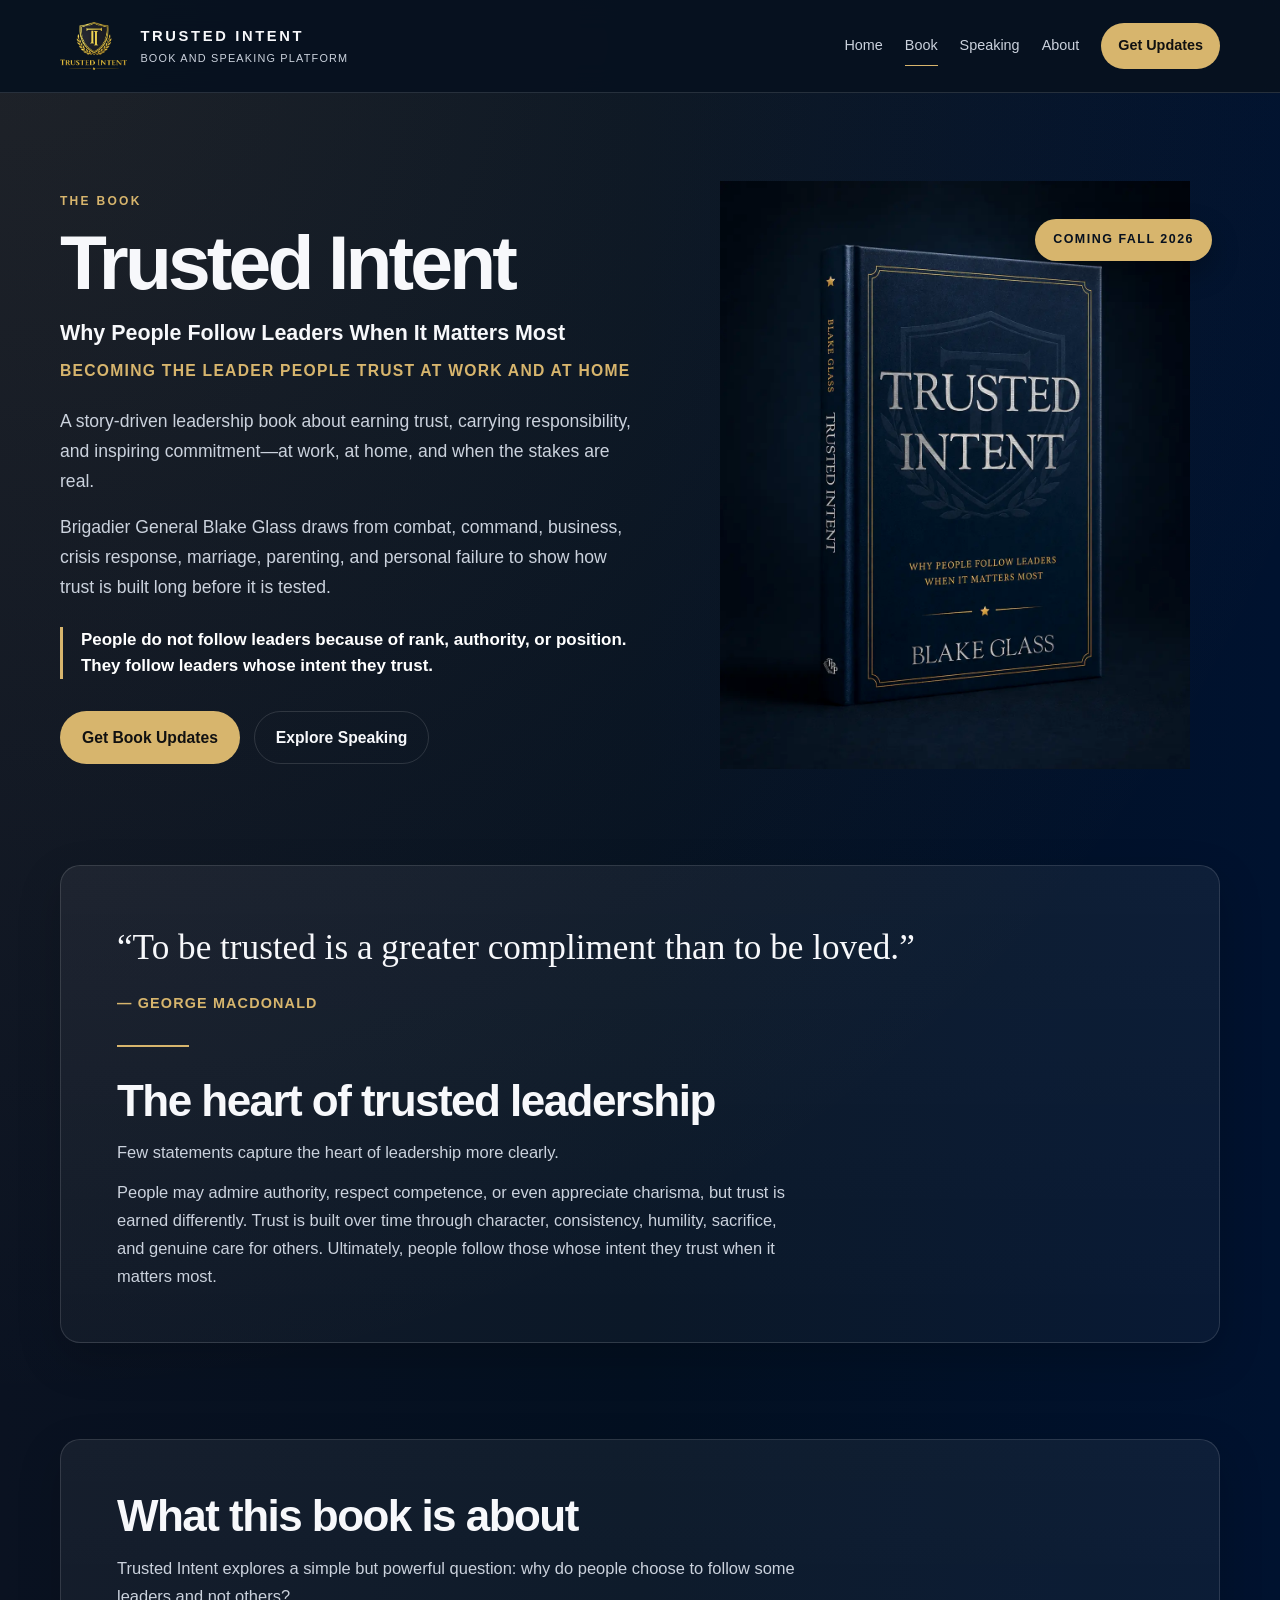
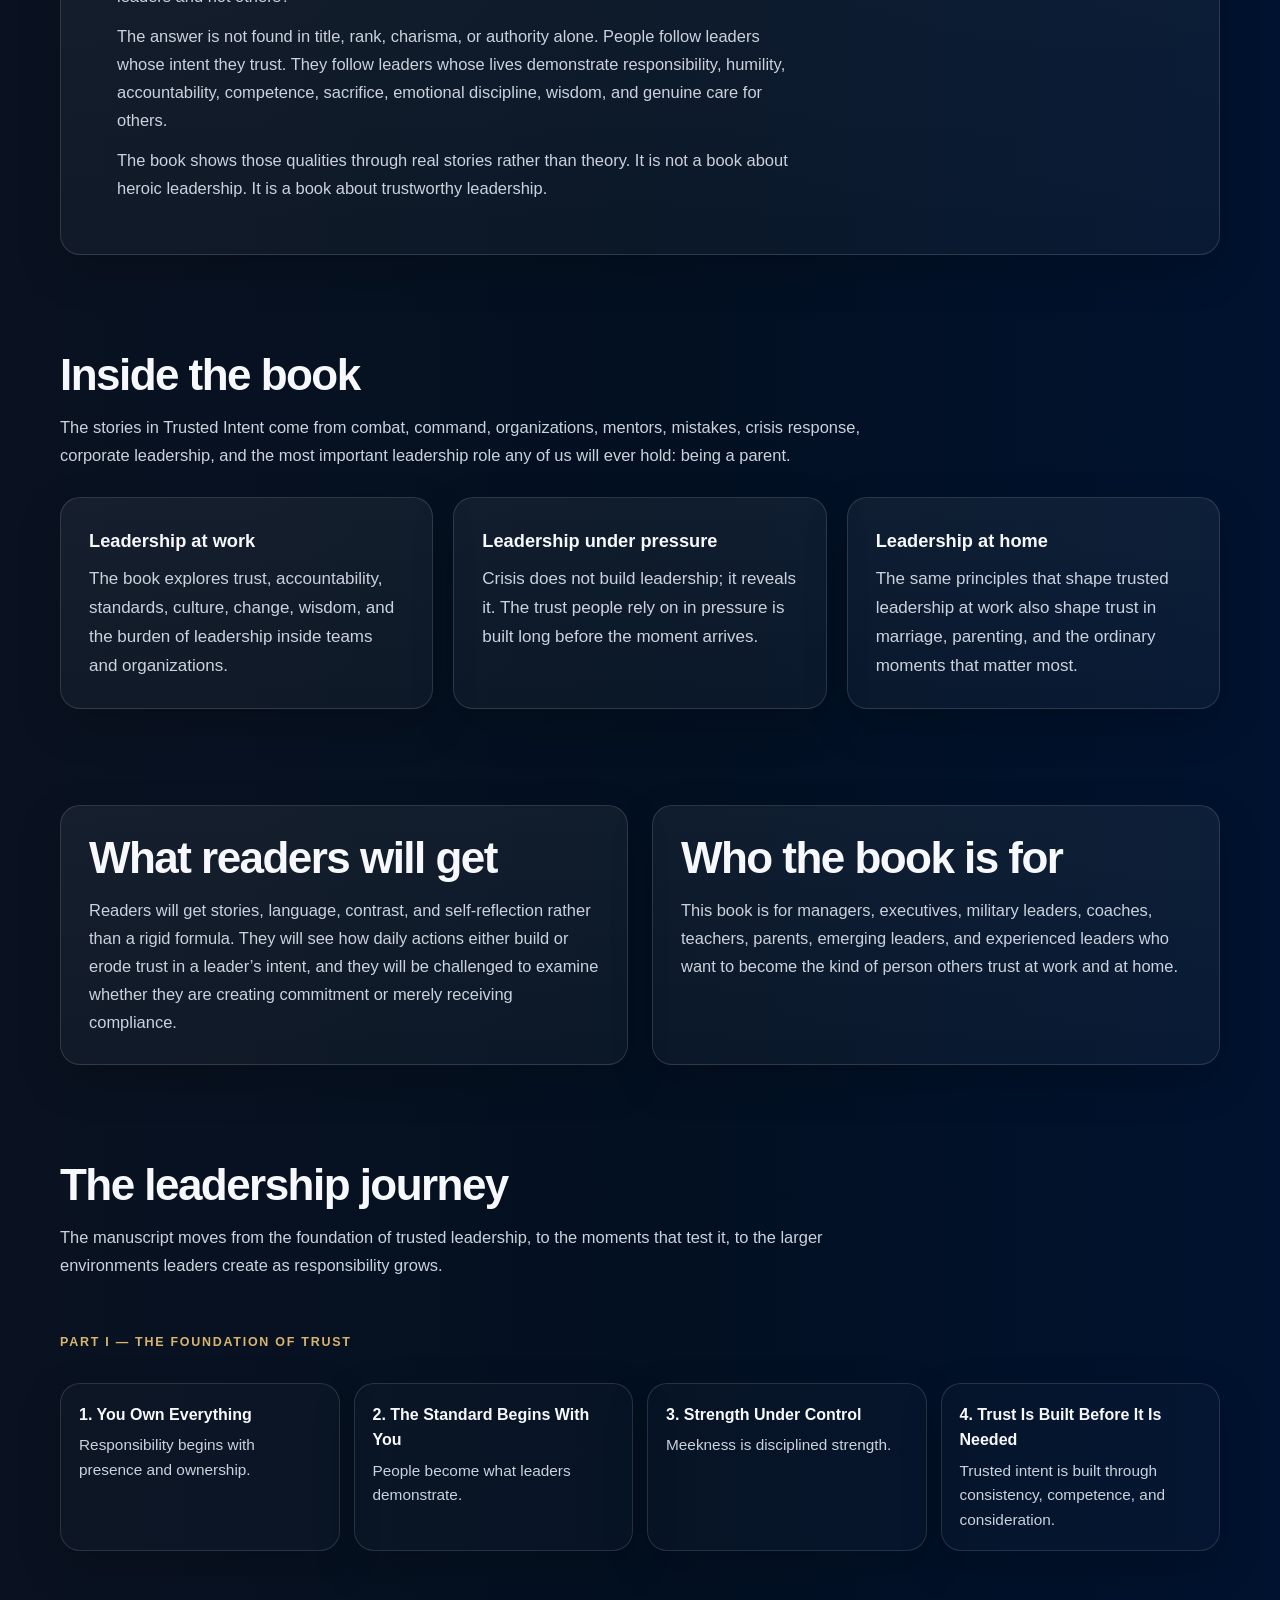
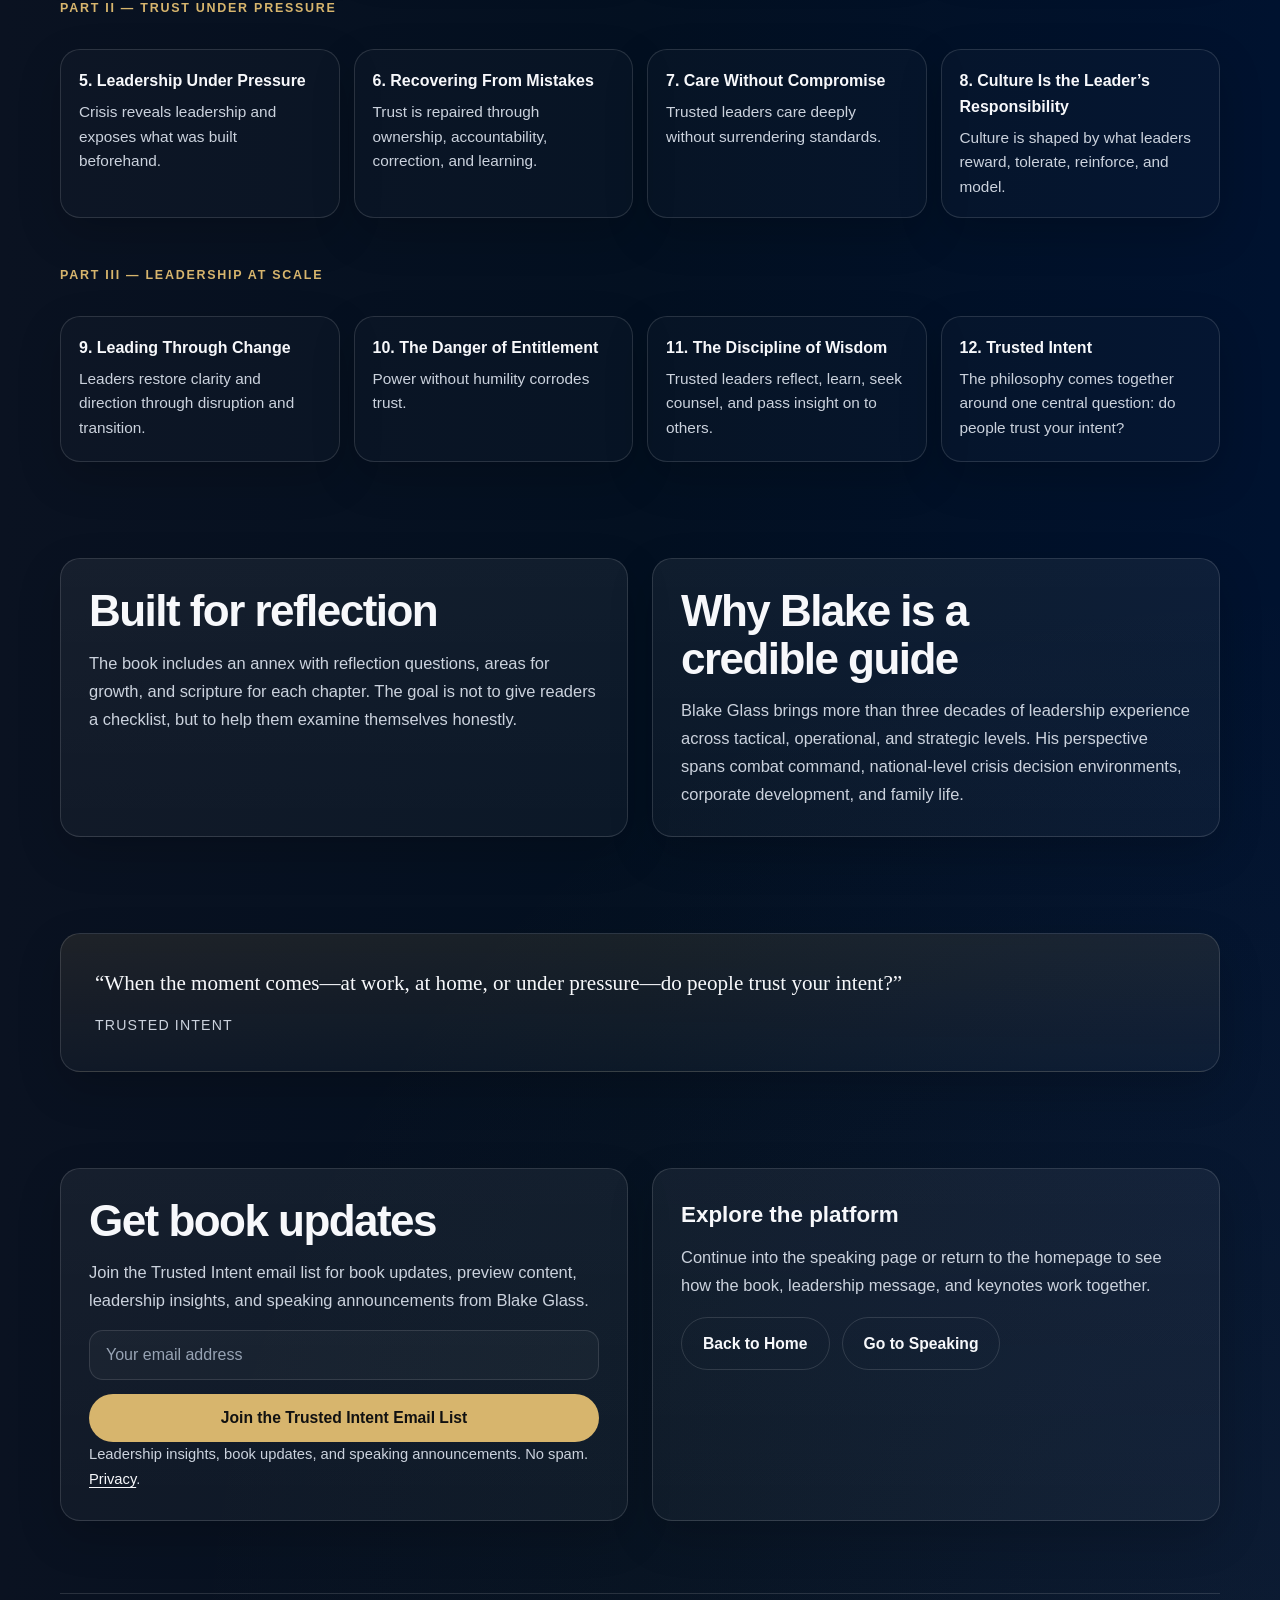
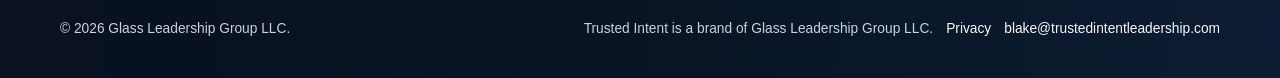
<file: book.html>
<!DOCTYPE html>
<html lang="en">
<head>
  <link rel="canonical" href="https://trustedintentleadership.com/book.html" />
  <meta charset="UTF-8" />
  <meta name="viewport" content="width=device-width, initial-scale=1.0" />
  <title>Trusted Intent Book | Blake Glass</title>
  <meta
    name="description"
    content="Trusted Intent: Why People Follow Leaders When It Matters Most. A story-driven leadership book by Blake Glass about becoming the leader people trust at work and at home."
  />
  <meta name="theme-color" content="#07111f" />
  <meta property="og:type" content="book" />
  <meta property="og:title" content="Trusted Intent | A Leadership Book by Blake Glass" />
  <meta property="og:description" content="A story-driven leadership book about earning trust, carrying responsibility, and inspiring commitment—at work, at home, and when the stakes are real." />
  <meta property="og:url" content="https://trustedintentleadership.com/book.html" />
  <meta property="og:image" content="https://trustedintentleadership.com/trusted-intent-book-3d.webp" />
  <meta property="og:image:alt" content="Three-dimensional hardcover mockup of Trusted Intent by Blake Glass" />
  <meta name="twitter:card" content="summary_large_image" />
  <link rel="icon" href="favicon.png" type="image/png" />
  <link rel="preload" href="trusted-intent-book-3d.webp" as="image" type="image/webp" />

  <!-- Google tag (gtag.js) -->
<script async src="https://www.googletagmanager.com/gtag/js?id=G-58Q2WPMLMN"></script>
<script>
  window.dataLayer = window.dataLayer || [];
  function gtag(){dataLayer.push(arguments);}
  gtag('js', new Date());

  gtag('config', 'G-58Q2WPMLMN');
</script>
<script defer src="analytics.js"></script>
  
  <style>
    :root {
      --bg: #07111f;
      --panel: rgba(255, 255, 255, 0.04);
      --panel-strong: rgba(255, 255, 255, 0.06);
      --text: #f4f6fb;
      --muted: #c8cfdb;
      --line: rgba(255, 255, 255, 0.12);
      --gold: #d7b56d;
      --gold-dark: #b8944d;
      --max: 1140px;
      --radius: 24px;
    }

    * {
      box-sizing: border-box;
    }

    html {
      scroll-behavior: smooth;
    }

    body {
      margin: 0;
      font-family: Arial, Helvetica, sans-serif;
      color: var(--text);
      background:
        radial-gradient(circle at top left, rgba(215,181,109,0.10), transparent 28%),
        radial-gradient(circle at bottom right, rgba(215,181,109,0.06), transparent 22%),
        linear-gradient(90deg, #0a1221 0%, #031021 50%, #00122f 100%);
      line-height: 1.6;
    }

    img {
      max-width: 100%;
      display: block;
    }

    a {
      color: inherit;
      text-decoration: none;
    }

    .wrap {
      width: min(100% - 32px, var(--max));
      margin: 0 auto;
    }

    .topbar {
      position: sticky;
      top: 0;
      z-index: 20;
      background: var(--bg);
      backdrop-filter: blur(10px);
      border-bottom: 1px solid var(--line);
      padding: 16px 24px;
    }

    .nav {
      display: flex;
      align-items: center;
      justify-content: space-between;
      gap: 20px;
      padding: 14px 0;
    }

    .brand {
      display: flex;
      align-items: center;
      gap: 16px;
      min-width: 0;
    }

    .brand img {
      height: 54px;
      width: auto;
      border-radius: 8px;
    }

    .brand-text {
      display: flex;
      flex-direction: column;
      gap: 2px;
    }

    .brand-title {
      font-size: 0.98rem;
      font-weight: 800;
      letter-spacing: 0.16em;
      text-transform: uppercase;
    }

    .brand-subtitle {
      color: var(--muted);
      font-size: 0.76rem;
      letter-spacing: 0.08em;
      text-transform: uppercase;
    }

    .nav-links {
      display: flex;
      align-items: center;
      gap: 26px;
      color: var(--muted);
      font-size: 0.95rem;
    }

    .nav-links a:hover {
      color: var(--text);
    }

    .button,
    button {
      display: inline-flex;
      align-items: center;
      justify-content: center;
      padding: 14px 22px;
      border-radius: 999px;
      border: 1px solid transparent;
      font-weight: 700;
      cursor: pointer;
      transition: 0.2s ease;
      font-size: 0.98rem;
    }

    .button-primary {
      background: var(--gold);
      color: #111;
    }

    .button-primary:hover {
      background: var(--gold-dark);
      transform: translateY(-1px);
    }

    .button-secondary {
      background: transparent;
      color: var(--text);
      border-color: var(--line);
    }

    .button-secondary:hover {
      background: rgba(255,255,255,0.03);
      border-color: rgba(255,255,255,0.24);
    }

    section {
      padding: 38px 0;
    }

    .hero {
      padding: 96px 0 78px;
    }

    .hero-grid {
      display: grid;
      grid-template-columns: minmax(0, 1.04fr) minmax(390px, 0.96fr);
      gap: 54px;
      align-items: center;
    }

    .eyebrow {
      display: inline-block;
      margin-bottom: 18px;
      color: var(--gold);
      font-size: 0.82rem;
      font-weight: 700;
      letter-spacing: 0.16em;
      text-transform: uppercase;
    }

    h1 {
      margin: 0;
      font-size: clamp(3rem, 6vw, 5.1rem);
      line-height: 0.96;
      letter-spacing: -0.045em;
    }

    .subtitle {
      margin: 16px 0 8px;
      font-size: 1.34rem;
      color: var(--text);
      font-weight: 700;
    }

    .tagline {
      margin: 0 0 24px;
      color: var(--gold);
      font-size: 0.98rem;
      font-weight: 700;
      letter-spacing: 0.08em;
      text-transform: uppercase;
    }

    .lead {
      margin: 0;
      max-width: 760px;
      color: var(--muted);
      font-size: 1.1rem;
    }

    .lead + .lead {
      margin-top: 16px;
    }

    .hero-highlight {
      margin: 24px 0 0;
      padding-left: 18px;
      border-left: 3px solid var(--gold);
      color: #ffffff;
      font-size: 1.06rem;
      font-weight: 600;
      line-height: 1.55;
      max-width: 760px;
    }

    .hero-actions {
      display: flex;
      flex-wrap: wrap;
      gap: 14px;
      margin-top: 32px;
    }

    .hero-card,
    .panel,
    .quote,
    .book-cover-card {
      background: linear-gradient(180deg, var(--panel-strong), var(--panel));
      border: 1px solid var(--line);
      border-radius: var(--radius);
      box-shadow: 0 18px 50px rgba(0,0,0,0.22);
    }

    .hero-card,
    .panel,
    .card {
      padding: 28px;
      height: 100%;
    }

    .hero-logo {
      display: flex;
      justify-content: center;
      margin-bottom: 18px;
    }

    .hero-logo img {
      width: min(100%, 280px);
      height: auto;
      filter: drop-shadow(0 12px 20px rgba(0,0,0,0.22));
    }

    .book-showcase {
      position: relative;
      display: flex;
      align-items: center;
      justify-content: center;
      min-height: 600px;
      margin: 0;
      isolation: isolate;
    }

    .book-showcase::before {
      content: "";
      position: absolute;
      z-index: -1;
      width: 88%;
      aspect-ratio: 1;
      border-radius: 50%;
      background: radial-gradient(circle, rgba(215,181,109,0.18) 0%, rgba(215,181,109,0.06) 42%, transparent 70%);
      filter: blur(8px);
    }

    .book-showcase img {
      width: min(100%, 470px);
      height: auto;
      filter: drop-shadow(0 30px 34px rgba(0,0,0,0.42));
    }

    .release-badge {
      position: absolute;
      top: 44px;
      right: 8px;
      padding: 11px 18px;
      border-radius: 999px;
      background: var(--gold);
      color: #07111f;
      box-shadow: 0 12px 28px rgba(0,0,0,0.28);
      font-size: 0.78rem;
      font-weight: 800;
      letter-spacing: 0.12em;
      text-transform: uppercase;
      white-space: nowrap;
    }

    .hero-card h3,
    .card h3,
    .panel h3 {
      margin: 0 0 10px;
      font-size: 1.14rem;
    }

    .hero-card p,
    .card p,
    .panel p {
      margin: 0;
      color: var(--muted);
    }

    .stat-grid {
      display: grid;
      grid-template-columns: 1fr 1fr;
      gap: 14px;
      margin-top: 22px;
    }

    .stat {
      border: 1px solid var(--line);
      border-radius: 18px;
      padding: 16px;
      background: rgba(255,255,255,0.02);
    }

    .stat strong {
      display: block;
      margin-bottom: 6px;
      color: var(--gold);
      font-size: 1.02rem;
      line-height: 1.3;
    }

    .section-title {
      margin: 0 0 12px;
      font-size: 2rem;
      line-height: 1.05;
      letter-spacing: -0.03em;
    }

    .section-copy {
      margin: 0 0 28px;
      max-width: 860px;
      color: var(--muted);
      font-size: 1.03rem;
    }

    .split {
      display: grid;
      grid-template-columns: 1fr 1fr;
      gap: 24px;
      align-items: stretch;
    }

    .three-up {
      display: grid;
      grid-template-columns: repeat(3, 1fr);
      gap: 20px;
    }

    .quote {
      padding: 34px;
      background: linear-gradient(180deg, rgba(215,181,109,0.10), rgba(255,255,255,0.03));
      border: 1px solid rgba(215,181,109,0.22);
    }

    .quote p {
      margin: 0;
      font-size: 1.32rem;
      line-height: 1.5;
    }

    .quote small {
      display: block;
      margin-top: 14px;
      color: var(--muted);
      text-transform: uppercase;
      letter-spacing: 0.08em;
    }

    .editorial-section {
      padding-top: 24px;
    }

    .quote-inline {
      max-width: 820px;
    }

    .quote-inline p {
      margin: 0;
      color: var(--text);
      font-size: clamp(1.55rem, 3vw, 2.2rem);
      line-height: 1.35;
    }

    .quote-author {
      display: block;
      margin-top: 14px;
      color: var(--gold);
      font-size: 0.9rem;
      font-weight: 700;
      letter-spacing: 0.08em;
      text-transform: uppercase;
    }

    .editorial-divider {
      width: 72px;
      height: 2px;
      margin: 30px 0;
      background: var(--gold);
    }

    .editorial-panel {
      padding: 52px 56px;
    }

    .editorial-copy {
      max-width: 680px;
      margin-bottom: 0;
      line-height: 1.75;
    }

    .editorial-copy + .editorial-copy {
      margin-top: 12px;
    }

    .chapter-grid {
      display: grid;
      grid-template-columns: repeat(3, 1fr);
      gap: 16px;
      margin-top: 20px;
    }

    .chapter-card {
      border: 1px solid var(--line);
      border-radius: 18px;
      padding: 18px;
      background: rgba(255,255,255,0.02);
    }

    .chapter-card strong {
      display: block;
      color: var(--text);
      margin-bottom: 6px;
      font-size: 1rem;
    }

    .chapter-card span {
      display: block;
      color: var(--muted);
      font-size: 0.96rem;
    }

    .part-label {
      display: inline-block;
      color: var(--gold);
      font-size: 0.78rem;
      font-weight: 700;
      letter-spacing: 0.14em;
      text-transform: uppercase;
      margin-bottom: 10px;
    }

    .part-section {
      padding-top: 20px;
    }

    .signup {
      display: grid;
      grid-template-columns: 1fr 1fr;
      gap: 24px;
    }

    form {
      display: grid;
      gap: 14px;
      margin-top: 14px;
    }

    input {
      width: 100%;
      padding: 15px 16px;
      border-radius: 14px;
      border: 1px solid var(--line);
      background: rgba(255,255,255,0.03);
      color: var(--text);
      font-size: 1rem;
    }

    input::placeholder {
      color: #97a3b4;
    }

    .fine-print {
      margin-top: 12px;
      color: var(--muted);
      font-size: 0.92rem;
    }

    .footer {
      padding: 26px 0 54px;
      color: var(--muted);
      font-size: 0.95rem;
    }

    .footer-line {
      border-top: 1px solid var(--line);
      padding-top: 24px;
      display: flex;
      justify-content: space-between;
      align-items: center;
      gap: 16px;
      flex-wrap: wrap;
    }

    .footer-brand-note {
      text-align: right;
    }

    @media (max-width: 960px) {
      .hero-grid,
      .split,
      .three-up,
      .signup,
      .chapter-grid {
        grid-template-columns: 1fr;
      }

      .topbar {
        padding: 12px 18px;
      }

      .nav {
        align-items: flex-start;
        flex-wrap: wrap;
        gap: 12px;
      }

      .nav-links {
        display: flex;
        width: 100%;
        flex-wrap: wrap;
        gap: 8px;
        font-size: 0.82rem;
        line-height: 1.2;
      }

      .nav-links a {
        border: 1px solid var(--line);
        border-radius: 999px;
        padding: 8px 10px;
        background: rgba(255,255,255,0.03);
      }

      .hero {
        padding-top: 66px;
      }

      .book-showcase {
        min-height: 0;
        max-width: 560px;
        margin: 12px auto 0;
      }

      .release-badge {
        top: 34px;
        right: 0;
      }
    }

    @media (max-width: 640px) {
      .footer-line {
        align-items: flex-start;
      }

      .footer-brand-note {
        text-align: left;
      }

      .brand img {
        height: 46px;
      }

      .brand-title {
        font-size: 0.9rem;
      }

      .subtitle {
        font-size: 1.12rem;
      }

      .quote p {
        font-size: 1.14rem;
      }

      .hero-actions {
        flex-direction: column;
        align-items: stretch;
      }

      .editorial-panel {
        padding: 34px 28px;
      }

      .book-showcase img {
        width: min(94%, 430px);
      }

      .release-badge {
        top: 20px;
        right: 2px;
        padding: 9px 14px;
        font-size: 0.7rem;
      }
    }
  </style>
  <link rel="stylesheet" href="site-polish.css" />
  <script type="application/ld+json">
    {
      "@context": "https://schema.org",
      "@type": "Book",
      "name": "Trusted Intent",
      "alternateName": "Trusted Intent: Why People Follow Leaders When It Matters Most",
      "author": {
        "@type": "Person",
        "name": "Blake Glass",
        "url": "https://trustedintentleadership.com/"
      },
      "description": "A story-driven leadership book about earning trust, carrying responsibility, and inspiring commitment at work, at home, and when the stakes are real.",
      "image": "https://trustedintentleadership.com/trusted-intent-book-3d.webp",
      "inLanguage": "en"
    }
  </script>
</head>

<body class="book-page">
  <a class="skip-link" href="#main-content">Skip to main content</a>
  <header class="topbar">
    <div class="wrap nav">
      <a class="brand" href="index.html">
        <img src="logo1.png" alt="Trusted Intent logo" width="765" height="545" />
        <div class="brand-text">
          <span class="brand-title">Trusted Intent</span>
          <span class="brand-subtitle">Book and speaking platform</span>
        </div>
      </a>

      <nav class="nav-links" aria-label="Primary navigation">
        <a href="index.html">Home</a>
        <a href="book.html" aria-current="page">Book</a>
        <a href="speaking.html">Speaking</a>
        <a href="index.html#about">About</a>
        <a class="nav-cta" href="#join">Get Updates</a>
      </nav>
    </div>
  </header>

  <main id="main-content">
    <section class="hero">
      <div class="wrap hero-grid">
        <div>
          <span class="eyebrow">The book</span>
          <h1>Trusted Intent</h1>
          <p class="subtitle">Why People Follow Leaders When It Matters Most</p>
          <p class="tagline">Becoming the Leader People Trust at Work and at Home</p>

          <p class="lead">
            A story-driven leadership book about earning trust, carrying responsibility, and inspiring commitment—at work, at home, and when the stakes are real.
          </p>

          <p class="lead">
            Brigadier General Blake Glass draws from combat, command, business, crisis response, marriage, parenting, and personal failure to show how trust is built long before it is tested.
          </p>

          <p class="hero-highlight">
            People do not follow leaders because of rank, authority, or position. They follow leaders whose intent they trust.
          </p>

          <div class="hero-actions">
            <a class="button button-primary" href="#join">Get Book Updates</a>
            <a class="button button-secondary" href="speaking.html">Explore Speaking</a>
          </div>
        </div>

        <figure class="book-showcase">
          <img
            src="trusted-intent-book-3d.webp"
            alt="Three-dimensional hardcover mockup of Trusted Intent by Blake Glass"
            width="1122"
            height="1402"
            fetchpriority="high"
            decoding="async"
          />
          <figcaption class="release-badge">Coming Fall 2026</figcaption>
        </figure>
      </div>
    </section>

    <section class="editorial-section">
      <div class="wrap">
        <div class="panel editorial-panel">
          <div class="quote-inline">
            <p>“To be trusted is a greater compliment than to be loved.”</p>
            <small class="quote-author">— George MacDonald</small>
          </div>

          <div class="editorial-divider"></div>

          <h2 class="section-title">The heart of trusted leadership</h2>

          <p class="section-copy editorial-copy">
            Few statements capture the heart of leadership more clearly.
          </p>

          <p class="section-copy editorial-copy">
            People may admire authority, respect competence, or even appreciate charisma, but trust is earned differently. Trust is built over time through character, consistency, humility, sacrifice, and genuine care for others. Ultimately, people follow those whose intent they trust when it matters most.
          </p>
        </div>
      </div>
    </section>

    <section id="overview">
      <div class="wrap">
        <div class="panel editorial-panel">
          <h2 class="section-title">What this book is about</h2>

          <p class="section-copy editorial-copy">
            Trusted Intent explores a simple but powerful question: why do people choose to follow some leaders and not others?
          </p>

          <p class="section-copy editorial-copy">
            The answer is not found in title, rank, charisma, or authority alone. People follow leaders whose intent they trust. They follow leaders whose lives demonstrate responsibility, humility, accountability, competence, sacrifice, emotional discipline, wisdom, and genuine care for others.
          </p>

          <p class="section-copy editorial-copy">
            The book shows those qualities through real stories rather than theory. It is not a book about heroic leadership. It is a book about trustworthy leadership.
          </p>
        </div>
      </div>
    </section>

    <section id="inside">
      <div class="wrap">
        <h2 class="section-title">Inside the book</h2>
        <p class="section-copy">
          The stories in Trusted Intent come from combat, command, organizations, mentors, mistakes, crisis response, corporate leadership, and the most important leadership role any of us will ever hold: being a parent.
        </p>

        <div class="three-up">
          <div class="panel card">
            <h3>Leadership at work</h3>
            <p>
              The book explores trust, accountability, standards, culture, change, wisdom, and the burden of leadership inside teams and organizations.
            </p>
          </div>

          <div class="panel card">
            <h3>Leadership under pressure</h3>
            <p>
              Crisis does not build leadership; it reveals it. The trust people rely on in pressure is built long before the moment arrives.
            </p>
          </div>

          <div class="panel card">
            <h3>Leadership at home</h3>
            <p>
              The same principles that shape trusted leadership at work also shape trust in marriage, parenting, and the ordinary moments that matter most.
            </p>
          </div>
        </div>
      </div>
    </section>

    <section>
      <div class="wrap split">
        <div class="panel">
          <h2 class="section-title">What readers will get</h2>
          <p class="section-copy" style="max-width:none; margin-bottom:0;">
            Readers will get stories, language, contrast, and self-reflection rather than a rigid formula. They will see how daily actions either build or erode trust in a leader’s intent, and they will be challenged to examine whether they are creating commitment or merely receiving compliance.
          </p>
        </div>

        <div class="panel">
          <h2 class="section-title">Who the book is for</h2>
          <p class="section-copy" style="max-width:none; margin-bottom:0;">
            This book is for managers, executives, military leaders, coaches, teachers, parents, emerging leaders, and experienced leaders who want to become the kind of person others trust at work and at home.
          </p>
        </div>
      </div>
    </section>

    <section id="chapters">
      <div class="wrap">
        <h2 class="section-title">The leadership journey</h2>
        <p class="section-copy">
          The manuscript moves from the foundation of trusted leadership, to the moments that test it, to the larger environments leaders create as responsibility grows.
        </p>

        <div class="part-section">
          <span class="part-label">Part I — The Foundation of Trust</span>
          <div class="chapter-grid">
            <div class="chapter-card">
              <strong>1. You Own Everything</strong>
              <span>Responsibility begins with presence and ownership.</span>
            </div>
            <div class="chapter-card">
              <strong>2. The Standard Begins With You</strong>
              <span>People become what leaders demonstrate.</span>
            </div>
            <div class="chapter-card">
              <strong>3. Strength Under Control</strong>
              <span>Meekness is disciplined strength.</span>
            </div>
            <div class="chapter-card">
              <strong>4. Trust Is Built Before It Is Needed</strong>
              <span>Trusted intent is built through consistency, competence, and consideration.</span>
            </div>
          </div>
        </div>

        <div class="part-section">
          <span class="part-label">Part II — Trust Under Pressure</span>
          <div class="chapter-grid">
            <div class="chapter-card">
              <strong>5. Leadership Under Pressure</strong>
              <span>Crisis reveals leadership and exposes what was built beforehand.</span>
            </div>
            <div class="chapter-card">
              <strong>6. Recovering From Mistakes</strong>
              <span>Trust is repaired through ownership, accountability, correction, and learning.</span>
            </div>
            <div class="chapter-card">
              <strong>7. Care Without Compromise</strong>
              <span>Trusted leaders care deeply without surrendering standards.</span>
            </div>
            <div class="chapter-card">
              <strong>8. Culture Is the Leader’s Responsibility</strong>
              <span>Culture is shaped by what leaders reward, tolerate, reinforce, and model.</span>
            </div>
          </div>
        </div>

        <div class="part-section">
          <span class="part-label">Part III — Leadership at Scale</span>
          <div class="chapter-grid">
            <div class="chapter-card">
              <strong>9. Leading Through Change</strong>
              <span>Leaders restore clarity and direction through disruption and transition.</span>
            </div>
            <div class="chapter-card">
              <strong>10. The Danger of Entitlement</strong>
              <span>Power without humility corrodes trust.</span>
            </div>
            <div class="chapter-card">
              <strong>11. The Discipline of Wisdom</strong>
              <span>Trusted leaders reflect, learn, seek counsel, and pass insight on to others.</span>
            </div>
            <div class="chapter-card">
              <strong>12. Trusted Intent</strong>
              <span>The philosophy comes together around one central question: do people trust your intent?</span>
            </div>
          </div>
        </div>
      </div>
    </section>

    <section>
      <div class="wrap split">
        <div class="panel">
          <h2 class="section-title">Built for reflection</h2>
          <p class="section-copy" style="max-width:none; margin-bottom:0;">
            The book includes an annex with reflection questions, areas for growth, and scripture for each chapter. The goal is not to give readers a checklist, but to help them examine themselves honestly.
          </p>
        </div>

        <div class="panel">
          <h2 class="section-title">Why Blake is a credible guide</h2>
          <p class="section-copy" style="max-width:none; margin-bottom:0;">
            Blake Glass brings more than three decades of leadership experience across tactical, operational, and strategic levels. His perspective spans combat command, national-level crisis decision environments, corporate development, and family life.
          </p>
        </div>
      </div>
    </section>

    <section>
      <div class="wrap">
        <div class="quote">
          <p>
            “When the moment comes—at work, at home, or under pressure—do people trust your intent?”
          </p>
          <small>Trusted Intent</small>
        </div>
      </div>
    </section>

    <section id="join">
      <div class="wrap signup">
        <div class="panel">
          <h2 class="section-title">Get book updates</h2>
          <p class="section-copy" style="margin-bottom:16px; max-width:none;">
            Join the Trusted Intent email list for book updates, preview content, leadership insights, and speaking announcements from Blake Glass.
          </p>

          <div id="mc_embed_signup" style="background:transparent; clear:left; width:100%;">
            <form
              data-analytics-form="book-updates"
              action="https://trustedintentleadership.us4.list-manage.com/subscribe/post?u=667dd87419f090917eddd4fc5&amp;id=562c06b1cb&amp;f_id=0015fee0f0"
              method="post"
              style="display:grid; gap:14px; margin-top:14px;"
            >
              <label class="sr-only" for="mce-EMAIL">Email address</label>
              <input
                type="email"
                name="EMAIL"
                id="mce-EMAIL"
                placeholder="Your email address"
                required
                style="width:100%; padding:15px 16px; border-radius:14px; border:1px solid rgba(255,255,255,0.12); background:rgba(255,255,255,0.03); color:#f4f6fb; font-size:1rem;"
              />

              <div aria-hidden="true" style="position:absolute; left:-5000px;">
                <input type="text" name="b_667dd87419f090917eddd4fc5_562c06b1cb" tabindex="-1" value="">
              </div>

              <button
                type="submit"
                name="subscribe"
                id="mc-embedded-subscribe"
                class="button button-primary"
              >
                Join the Trusted Intent Email List
              </button>
            </form>
          </div>

          <p class="fine-print">
            Leadership insights, book updates, and speaking announcements. No spam. <a href="privacy.html">Privacy</a>.
          </p>
        </div>

        <div class="panel">
          <h3 style="margin-top:0; font-size:1.4rem;">Explore the platform</h3>
          <p class="section-copy" style="max-width:none; margin-bottom:18px;">
            Continue into the speaking page or return to the homepage to see how the book, leadership message, and keynotes work together.
          </p>
          <div style="display:flex; gap:12px; flex-wrap:wrap;">
            <a class="button button-secondary" href="index.html">Back to Home</a>
            <a class="button button-secondary" href="speaking.html">Go to Speaking</a>
          </div>
        </div>
      </div>
    </section>
  </main>

  <footer class="footer">
    <div class="wrap footer-line">
      <div>© 2026 Glass Leadership Group LLC.</div>
      <div class="footer-brand-note">
        <span>Trusted Intent is a brand of Glass Leadership Group LLC.</span>
        <a href="privacy.html">Privacy</a>
        <a href="mailto:blake@trustedintentleadership.com">blake@trustedintentleadership.com</a>
      </div>
    </div>
  </footer>
</body>
</html>
</file>
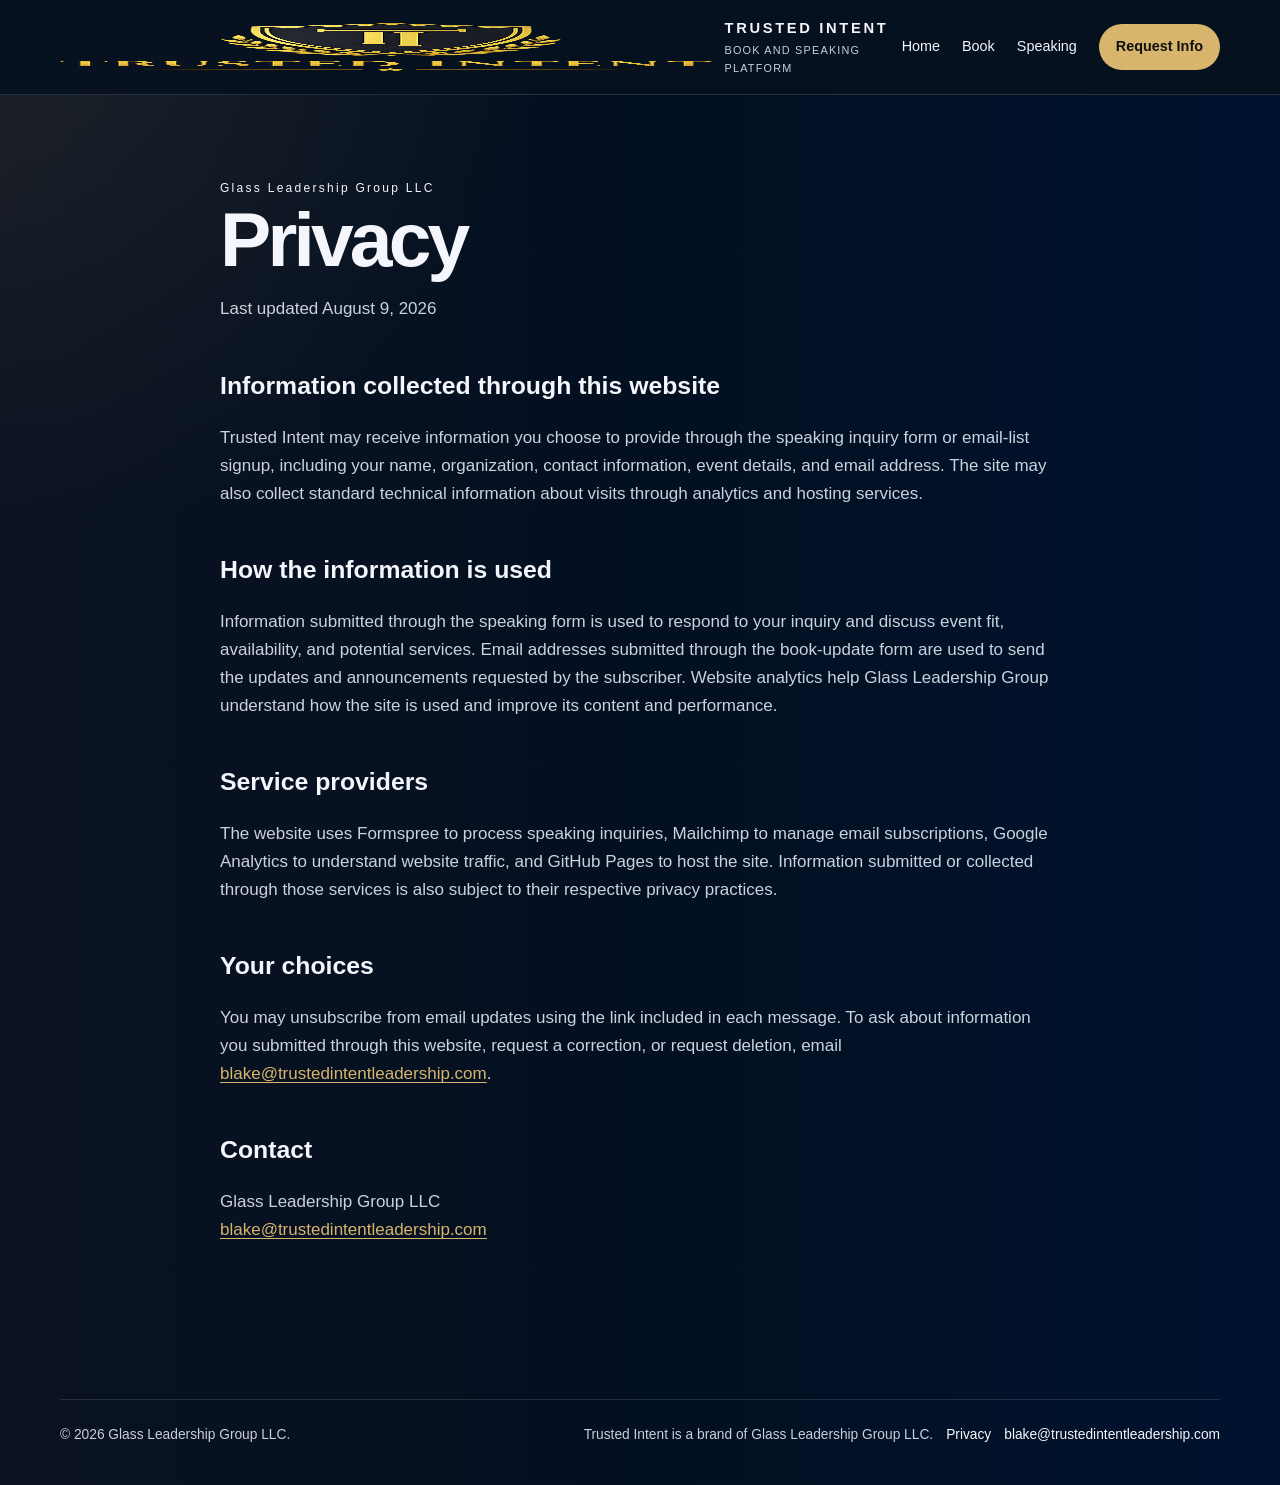
<file: privacy.html>
<!DOCTYPE html>
<html lang="en">
<head>
  <meta charset="UTF-8" />
  <meta name="viewport" content="width=device-width, initial-scale=1.0" />
  <title>Privacy | Trusted Intent</title>
  <meta name="description" content="Privacy information for the Trusted Intent website and Glass Leadership Group LLC." />
  <meta name="robots" content="index,follow" />
  <meta name="theme-color" content="#07111f" />
  <link rel="canonical" href="https://trustedintentleadership.com/privacy.html" />
  <link rel="icon" href="favicon.png" type="image/png" />

  <script async src="https://www.googletagmanager.com/gtag/js?id=G-58Q2WPMLMN"></script>
  <script>
    window.dataLayer = window.dataLayer || [];
    function gtag(){dataLayer.push(arguments);}
    gtag('js', new Date());
    gtag('config', 'G-58Q2WPMLMN');
  </script>

  <style>
    * { box-sizing: border-box; }
    html { scroll-behavior: smooth; }
    body {
      margin: 0;
      color: #f4f6fb;
      background:
        radial-gradient(circle at top left, rgba(215,181,109,0.10), transparent 28%),
        linear-gradient(90deg, #0a1221 0%, #031021 50%, #00122f 100%);
      line-height: 1.65;
    }
    img { max-width: 100%; display: block; }
    a { color: inherit; text-decoration: none; }
    .wrap { width: min(100% - 32px, 1160px); margin: 0 auto; }
    .topbar { position: sticky; top: 0; z-index: 20; border-bottom: 1px solid rgba(255,255,255,0.12); }
    .nav { display: flex; align-items: center; justify-content: space-between; }
    .brand { display: flex; align-items: center; min-width: 0; }
    .brand-text { display: flex; flex-direction: column; gap: 2px; }
    .brand-title { font-weight: 800; text-transform: uppercase; }
    .brand-subtitle { color: #c8cfdb; text-transform: uppercase; }
    .nav-links { display: flex; align-items: center; }
    .footer { color: #c8cfdb; }
    .footer-line { border-top: 1px solid rgba(255,255,255,0.12); padding-top: 24px; display: flex; justify-content: space-between; gap: 16px; flex-wrap: wrap; }
    h1 { margin: 0; font-size: clamp(3rem, 6vw, 4.8rem); line-height: 1; }
    @media (max-width: 960px) {
      .nav { align-items: flex-start; flex-wrap: wrap; }
      .nav-links { width: 100%; }
    }
  </style>
  <link rel="stylesheet" href="site-polish.css" />
</head>

<body class="privacy-page">
  <a class="skip-link" href="#main-content">Skip to main content</a>
  <header class="topbar">
    <div class="wrap nav">
      <a class="brand" href="index.html">
        <img src="logo1.png" alt="Trusted Intent logo" width="765" height="545" />
        <div class="brand-text">
          <span class="brand-title">Trusted Intent</span>
          <span class="brand-subtitle">Book and speaking platform</span>
        </div>
      </a>

      <nav class="nav-links" aria-label="Primary navigation">
        <a href="index.html">Home</a>
        <a href="book.html">Book</a>
        <a href="speaking.html">Speaking</a>
        <a class="nav-cta" href="speaking.html#request">Request Info</a>
      </nav>
    </div>
  </header>

  <main id="main-content">
    <section class="privacy-hero">
      <div class="wrap privacy-content">
        <span class="eyebrow">Glass Leadership Group LLC</span>
        <h1>Privacy</h1>
        <p class="lead">Last updated August 9, 2026</p>

        <h2>Information collected through this website</h2>
        <p>
          Trusted Intent may receive information you choose to provide through the speaking inquiry form or email-list signup, including your name, organization, contact information, event details, and email address. The site may also collect standard technical information about visits through analytics and hosting services.
        </p>

        <h2>How the information is used</h2>
        <p>
          Information submitted through the speaking form is used to respond to your inquiry and discuss event fit, availability, and potential services. Email addresses submitted through the book-update form are used to send the updates and announcements requested by the subscriber. Website analytics help Glass Leadership Group understand how the site is used and improve its content and performance.
        </p>

        <h2>Service providers</h2>
        <p>
          The website uses Formspree to process speaking inquiries, Mailchimp to manage email subscriptions, Google Analytics to understand website traffic, and GitHub Pages to host the site. Information submitted or collected through those services is also subject to their respective privacy practices.
        </p>

        <h2>Your choices</h2>
        <p>
          You may unsubscribe from email updates using the link included in each message. To ask about information you submitted through this website, request a correction, or request deletion, email <a href="mailto:blake@trustedintentleadership.com">blake@trustedintentleadership.com</a>.
        </p>

        <h2>Contact</h2>
        <p>
          Glass Leadership Group LLC<br />
          <a href="mailto:blake@trustedintentleadership.com">blake@trustedintentleadership.com</a>
        </p>
      </div>
    </section>
  </main>

  <footer class="footer">
    <div class="wrap footer-line">
      <div>© 2026 Glass Leadership Group LLC.</div>
      <div class="footer-brand-note">
        <span>Trusted Intent is a brand of Glass Leadership Group LLC.</span>
        <a href="privacy.html" aria-current="page">Privacy</a>
        <a href="mailto:blake@trustedintentleadership.com">blake@trustedintentleadership.com</a>
      </div>
    </div>
  </footer>
</body>
</html>
</file>
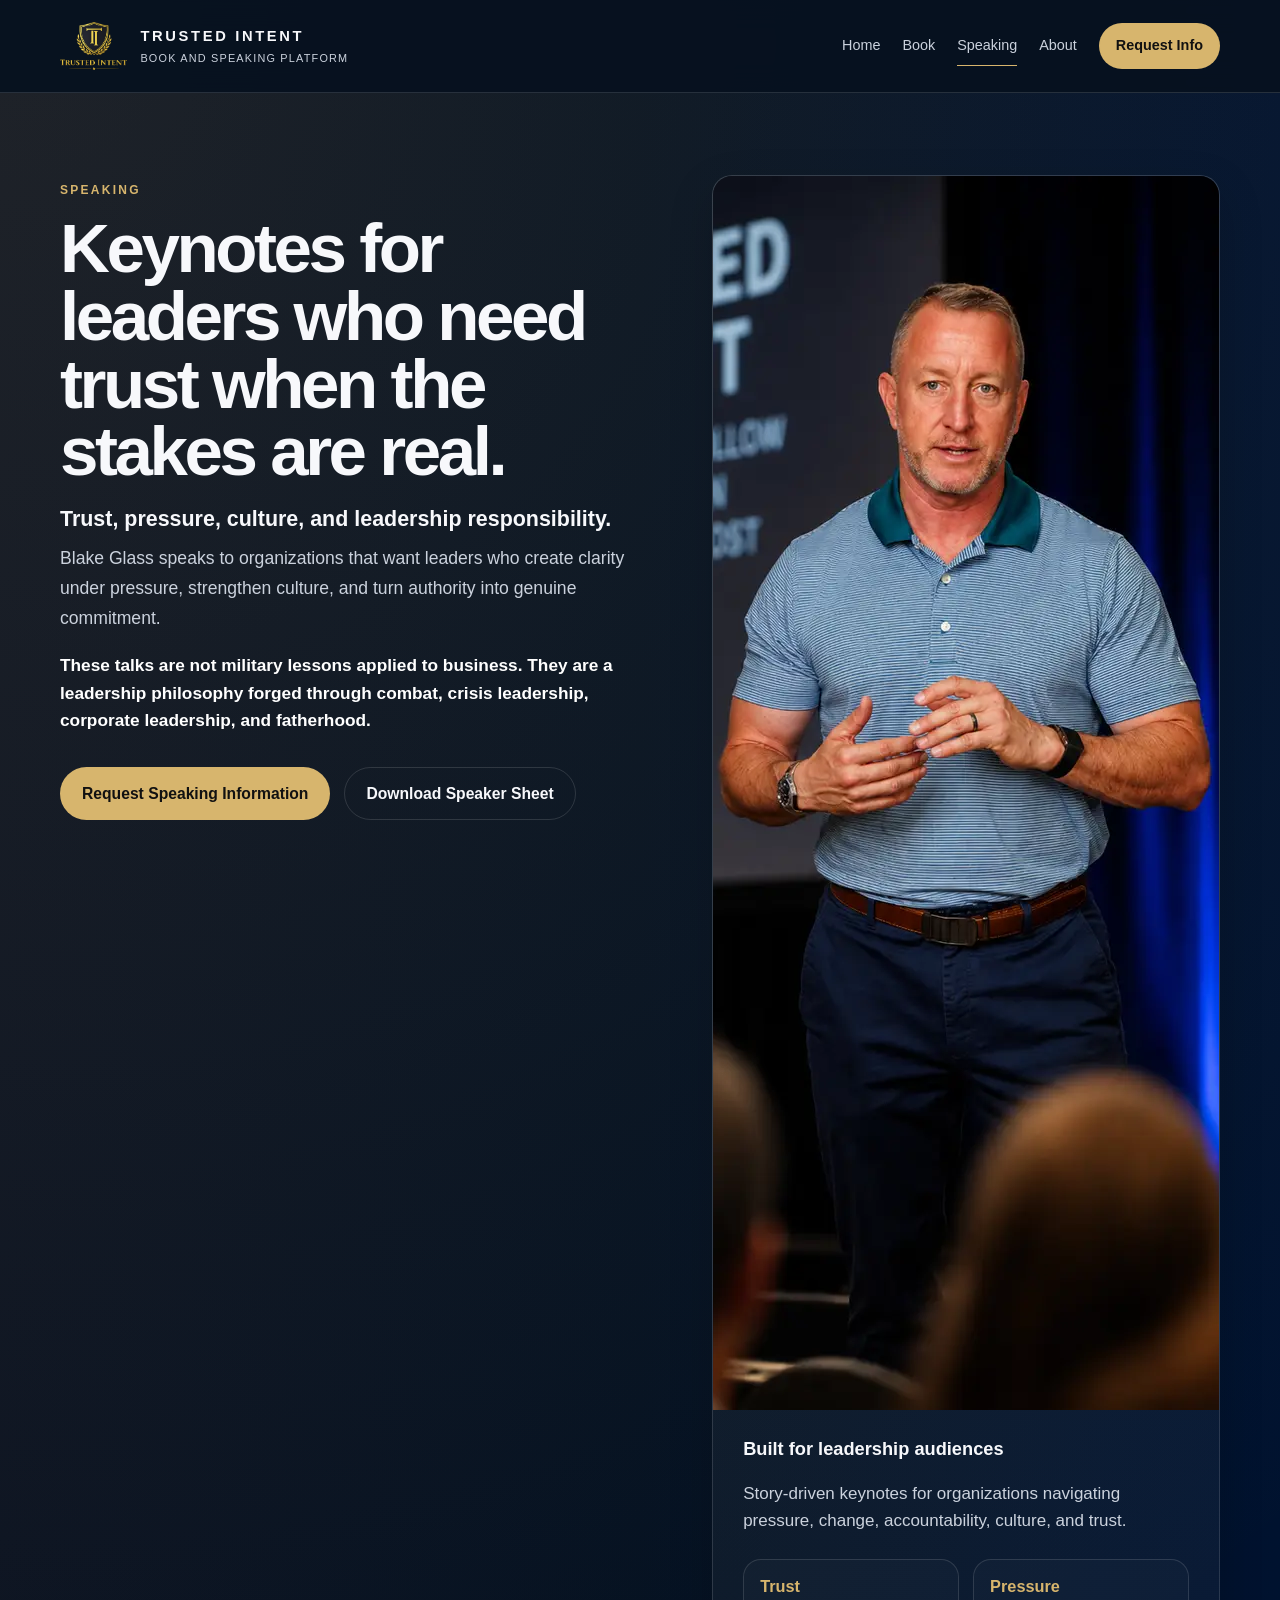
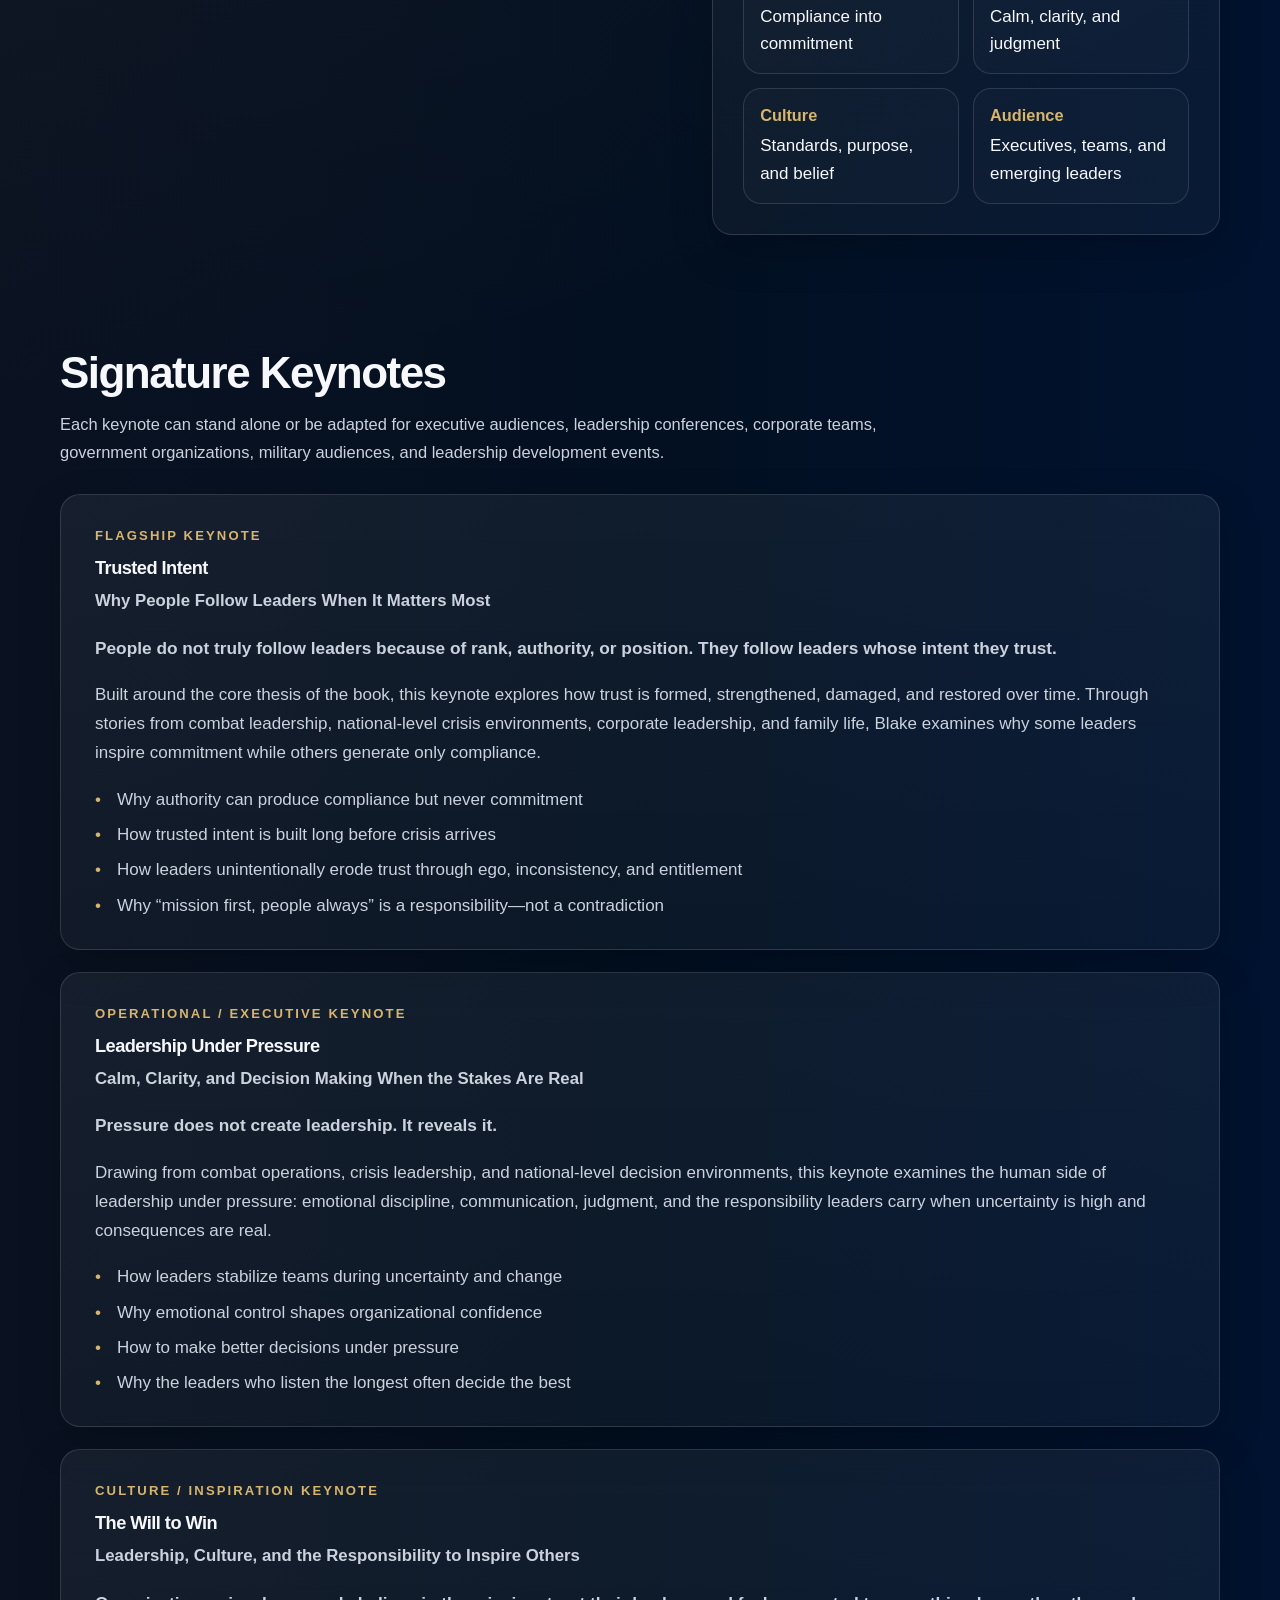
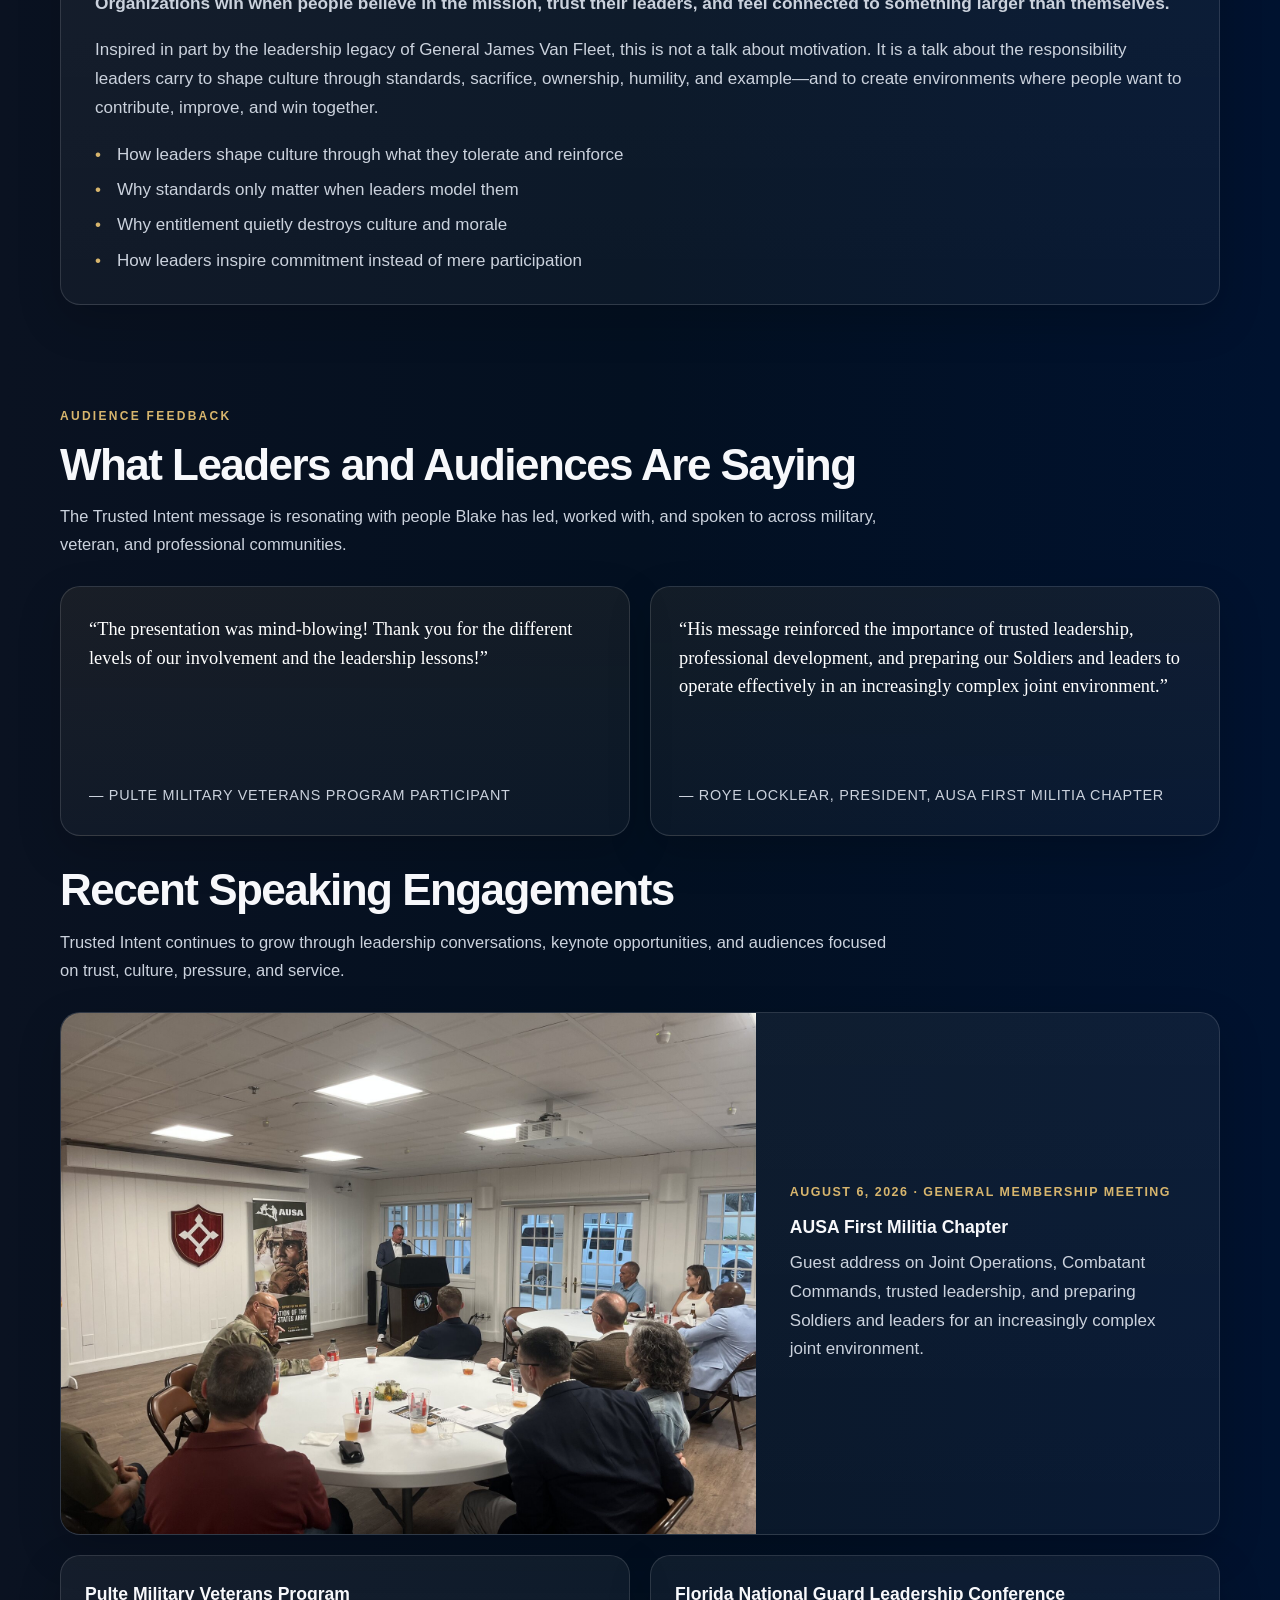
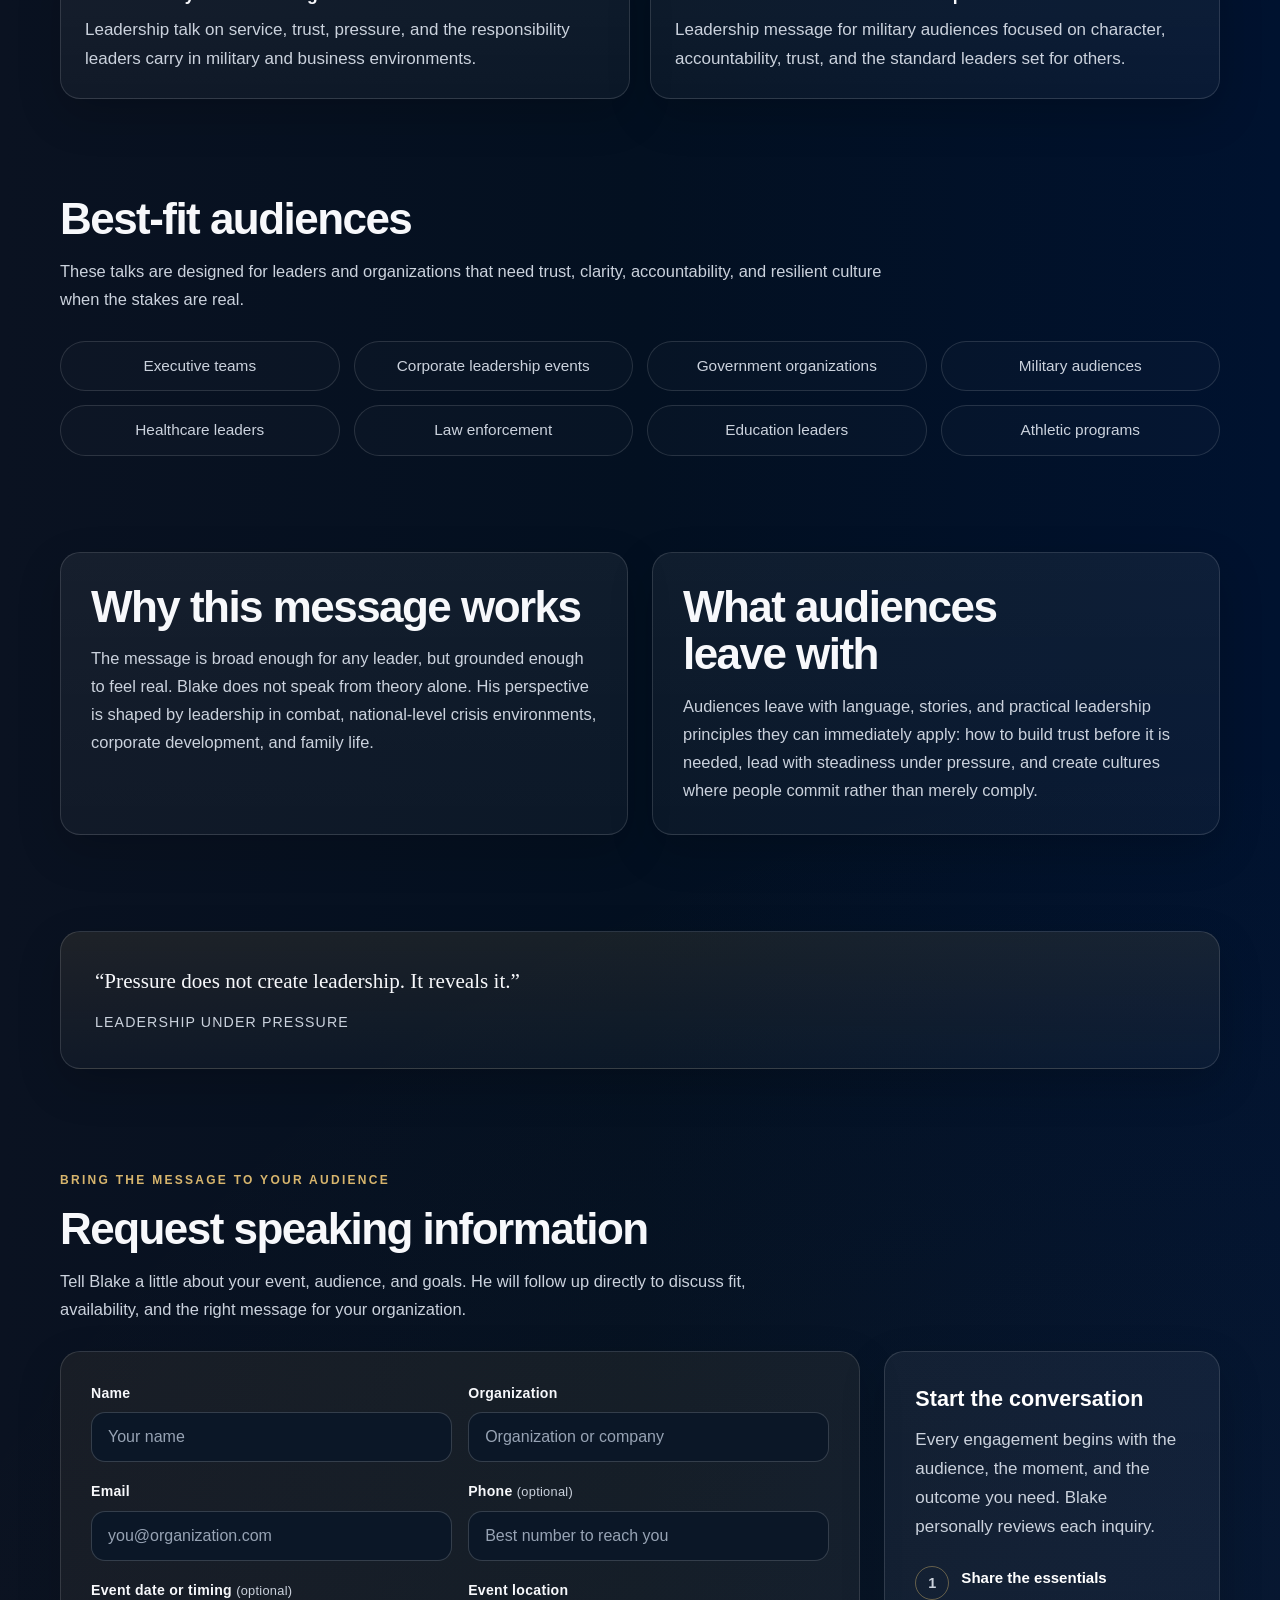
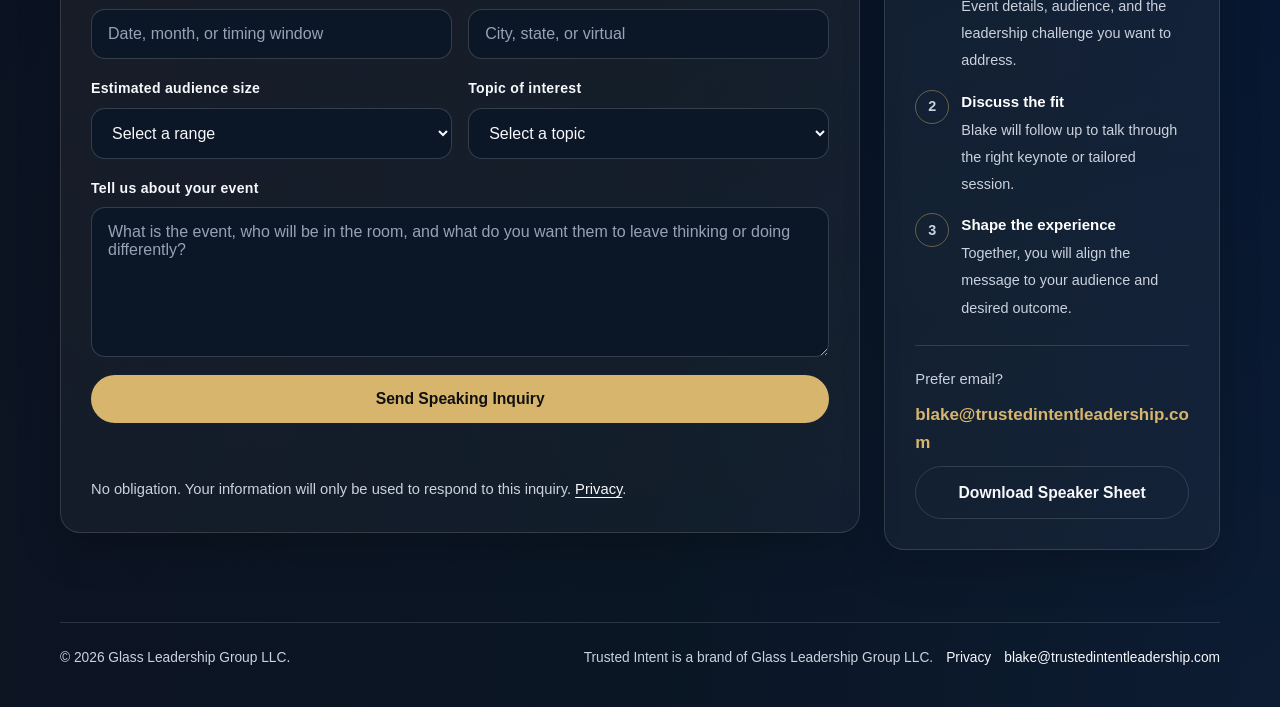
<file: speaking.html>
<!DOCTYPE html>
<html lang="en">
<head>
  <link rel="canonical" href="https://trustedintentleadership.com/speaking.html" />
  <meta charset="UTF-8" />
  <meta name="viewport" content="width=device-width, initial-scale=1.0" />

  <title>Speaking | Trusted Intent</title>
  <meta
    name="description"
    content="Book Blake Glass for a leadership keynote on trust, pressure, culture, accountability, and turning authority into genuine commitment."
  />
  <meta name="theme-color" content="#07111f" />
  <meta property="og:type" content="website" />
  <meta property="og:title" content="Blake Glass | Leadership Keynote Speaker" />
  <meta property="og:description" content="Story-driven leadership keynotes for organizations navigating trust, pressure, culture, accountability, and change." />
  <meta property="og:url" content="https://trustedintentleadership.com/speaking.html" />
  <meta property="og:image" content="https://trustedintentleadership.com/glass-speaking.webp" />
  <meta property="og:image:alt" content="Blake Glass delivering a Trusted Intent leadership keynote" />
  <meta name="twitter:card" content="summary_large_image" />
  <link rel="icon" href="favicon.png" type="image/png" />
  <link rel="preload" href="glass-speaking.webp" as="image" type="image/webp" />

  <!-- Google tag (gtag.js) -->
<script async src="https://www.googletagmanager.com/gtag/js?id=G-58Q2WPMLMN"></script>
<script>
  window.dataLayer = window.dataLayer || [];
  function gtag(){dataLayer.push(arguments);}
  gtag('js', new Date());

  gtag('config', 'G-58Q2WPMLMN');
</script>
<script defer src="analytics.js"></script>
  
  <style>
    :root {
      --bg: #07111f;
      --panel: rgba(255, 255, 255, 0.04);
      --panel-strong: rgba(255, 255, 255, 0.06);
      --text: #f4f6fb;
      --muted: #c8cfdb;
      --line: rgba(255, 255, 255, 0.12);
      --gold: #d7b56d;
      --gold-dark: #b8944d;
      --max: 1140px;
      --radius: 24px;
    }

    * {
      box-sizing: border-box;
    }

    html {
      scroll-behavior: smooth;
    }

    body {
      margin: 0;
      font-family: Arial, Helvetica, sans-serif;
      color: var(--text);
      background:
        radial-gradient(circle at top left, rgba(215,181,109,0.10), transparent 28%),
        radial-gradient(circle at bottom right, rgba(215,181,109,0.06), transparent 22%),
        linear-gradient(90deg, #0a1221 0%, #031021 50%, #00122f 100%);
      line-height: 1.6;
    }

    a {
      color: inherit;
      text-decoration: none;
    }

    img {
      max-width: 100%;
      display: block;
    }

    .wrap {
      width: min(100% - 32px, var(--max));
      margin: 0 auto;
    }

    .topbar {
      position: sticky;
      top: 0;
      z-index: 20;
      background: var(--bg);
      backdrop-filter: blur(10px);
      border-bottom: 1px solid var(--line);
      padding: 16px 24px;
    }

    .nav {
      display: flex;
      align-items: center;
      justify-content: space-between;
      gap: 20px;
      padding: 14px 0;
    }

    .brand {
      display: flex;
      align-items: center;
      gap: 16px;
      min-width: 0;
    }

    .brand img {
      height: 54px;
      width: auto;
      border-radius: 8px;
    }

    .brand-text {
      display: flex;
      flex-direction: column;
      gap: 2px;
    }

    .brand-title {
      font-size: 0.98rem;
      font-weight: 800;
      letter-spacing: 0.16em;
      text-transform: uppercase;
    }

    .brand-subtitle {
      color: var(--muted);
      font-size: 0.76rem;
      letter-spacing: 0.08em;
      text-transform: uppercase;
    }

    .nav-links {
      display: flex;
      align-items: center;
      gap: 26px;
      color: var(--muted);
      font-size: 0.95rem;
    }

    .nav-links a:hover {
      color: var(--text);
    }

    .button,
    button {
      display: inline-flex;
      align-items: center;
      justify-content: center;
      padding: 14px 22px;
      border-radius: 999px;
      border: 1px solid transparent;
      font-weight: 700;
      cursor: pointer;
      transition: 0.2s ease;
      font-size: 0.98rem;
    }

    .button-primary {
      background: var(--gold);
      color: #111;
    }

    .button-primary:hover {
      background: var(--gold-dark);
      transform: translateY(-1px);
    }

    .button-secondary {
      background: transparent;
      color: var(--text);
      border-color: var(--line);
    }

    .button-secondary:hover {
      background: rgba(255,255,255,0.03);
      border-color: rgba(255,255,255,0.24);
    }

    section {
      padding: 42px 0;
    }

    .hero {
      padding: 96px 0 78px;
    }

    .hero-grid {
      display: grid;
      grid-template-columns: 1.08fr 0.92fr;
      gap: 42px;
      align-items: start;
    }

    .eyebrow {
      display: inline-block;
      margin-bottom: 18px;
      color: var(--gold);
      font-size: 0.82rem;
      font-weight: 700;
      letter-spacing: 0.16em;
      text-transform: uppercase;
    }

    h1 {
      margin: 0;
      font-size: clamp(3rem, 6vw, 5.1rem);
      line-height: 0.96;
      letter-spacing: -0.045em;
    }

    .subtitle {
      margin: 16px 0 8px;
      font-size: 1.34rem;
      color: var(--text);
      font-weight: 700;
    }

    .tagline {
      margin: 0 0 24px;
      color: var(--gold);
      font-size: 0.98rem;
      font-weight: 700;
      letter-spacing: 0.08em;
      text-transform: uppercase;
    }

    .lead {
      margin: 0;
      max-width: 760px;
      color: var(--muted);
      font-size: 1.1rem;
    }

    .hero-highlight {
      margin-top: 18px;
      color: #ffffff;
      font-size: 1.08rem;
      font-weight: 700;
      max-width: 760px;
    }

    .hero-actions {
      display: flex;
      flex-wrap: wrap;
      gap: 14px;
      margin-top: 32px;
    }

    .panel,
    .hero-card,
    .quote,
    .keynote-card,
    .testimonial-card,
    .engagement-card {
      background: linear-gradient(180deg, var(--panel-strong), var(--panel));
      border: 1px solid var(--line);
      border-radius: var(--radius);
      box-shadow: 0 18px 50px rgba(0,0,0,0.22);
    }

    .hero-card,
    .panel {
      padding: 30px;
    }

    .hero-card h3,
    .panel h3,
    .keynote-card h3 {
      margin: 0 0 10px;
      font-size: 1.14rem;
    }

    .hero-card p,
    .panel p,
    .keynote-card p {
      color: var(--muted);
    }

    .stat-grid {
      display: grid;
      grid-template-columns: 1fr 1fr;
      gap: 14px;
      margin-top: 24px;
    }

    .stat {
      border: 1px solid var(--line);
      border-radius: 18px;
      padding: 16px;
      background: rgba(255,255,255,0.02);
    }

    .stat strong {
      display: block;
      margin-bottom: 6px;
      color: var(--gold);
      font-size: 1.02rem;
      line-height: 1.3;
    }

    .section-title {
      margin: 0 0 12px;
      font-size: 2rem;
      line-height: 1.05;
      letter-spacing: -0.03em;
    }

    .section-copy {
      margin: 0 0 28px;
      max-width: 840px;
      color: var(--muted);
      font-size: 1.03rem;
    }

    .split {
      display: grid;
      grid-template-columns: 1fr 1fr;
      gap: 24px;
      align-items: stretch;
    }

    .three-up {
      display: grid;
      grid-template-columns: repeat(3, 1fr);
      gap: 20px;
    }

    .quote {
      padding: 34px;
      background: linear-gradient(180deg, rgba(215,181,109,0.10), rgba(255,255,255,0.03));
      border: 1px solid rgba(215,181,109,0.22);
    }

    .quote p {
      margin: 0;
      font-size: 1.32rem;
      line-height: 1.5;
    }

    .quote small {
      display: block;
      margin-top: 14px;
      color: var(--muted);
      text-transform: uppercase;
      letter-spacing: 0.08em;
    }

    .keynote-grid {
      display: grid;
      gap: 24px;
    }

    .keynote-card {
      padding: 36px;
    }

    .keynote-number {
      color: var(--gold);
      font-size: 0.82rem;
      font-weight: 700;
      letter-spacing: 0.16em;
      text-transform: uppercase;
      margin-bottom: 12px;
    }

    .keynote-title {
      margin: 0;
      font-size: clamp(1.7rem, 3vw, 2.35rem);
      line-height: 1.05;
      letter-spacing: -0.03em;
    }

    .keynote-subtitle {
      margin: 10px 0 18px;
      color: var(--gold);
      font-weight: 700;
      font-size: 1.05rem;
    }

    .keynote-core {
      margin: 0 0 18px;
      color: #ffffff;
      font-size: 1.08rem;
      font-weight: 700;
    }

    .takeaways {
      margin: 22px 0 0;
      padding: 0;
      list-style: none;
      display: grid;
      gap: 10px;
    }

    .takeaways li {
      color: var(--muted);
      padding-left: 22px;
      position: relative;
    }

    .takeaways li::before {
      content: "•";
      color: var(--gold);
      position: absolute;
      left: 0;
      top: 0;
    }

    .testimonial-grid {
      display: grid;
      grid-template-columns: repeat(3, 1fr);
      gap: 20px;
      align-items: stretch;
    }

    .testimonial-card {
      padding: 28px;
      display: flex;
      flex-direction: column;
      gap: 18px;
      background: linear-gradient(180deg, rgba(215,181,109,0.08), rgba(255,255,255,0.035));
      border-color: rgba(215,181,109,0.22);
    }

    .testimonial-star {
      color: var(--gold);
      font-size: 1.3rem;
      line-height: 1;
    }

    .testimonial-card blockquote {
      margin: 0;
      color: #ffffff;
      font-size: 1.08rem;
      line-height: 1.55;
      font-weight: 700;
    }

    .testimonial-card cite {
      margin-top: auto;
      color: var(--muted);
      font-size: 0.9rem;
      font-style: normal;
      letter-spacing: 0.05em;
      text-transform: uppercase;
    }

    .recent-speaking {
      margin-top: 30px;
    }

    .engagement-grid {
      display: grid;
      grid-template-columns: repeat(2, 1fr);
      gap: 20px;
    }

    .engagement-card {
      padding: 24px;
      border-color: rgba(255,255,255,0.14);
    }

    .engagement-card h3 {
      margin: 0 0 8px;
      font-size: 1.1rem;
    }

    .engagement-card p {
      margin: 0;
      color: var(--muted);
    }

    .engagement-featured {
      grid-column: 1 / -1;
      display: grid;
      grid-template-columns: minmax(0, 1.2fr) minmax(280px, 0.8fr);
      padding: 0;
      overflow: hidden;
    }

    .engagement-photo {
      display: block;
      width: 100%;
      height: 100%;
      min-height: 320px;
      object-fit: cover;
      object-position: center;
    }

    .engagement-details {
      display: flex;
      flex-direction: column;
      justify-content: center;
      padding: 34px;
    }

    .engagement-date {
      margin-bottom: 10px;
      color: var(--gold);
      font-size: 0.78rem;
      font-weight: 700;
      letter-spacing: 0.12em;
      text-transform: uppercase;
    }

    .audience-grid {
      display: grid;
      grid-template-columns: repeat(4, 1fr);
      gap: 14px;
    }

    .audience-pill {
      border: 1px solid var(--line);
      border-radius: 999px;
      padding: 12px 16px;
      color: var(--muted);
      background: rgba(255,255,255,0.02);
      text-align: center;
      font-size: 0.96rem;
    }

    .signup {
      display: grid;
      grid-template-columns: 1fr 1fr;
      gap: 24px;
    }

    .inquiry-intro {
      max-width: 760px;
      margin-bottom: 28px;
    }

    .inquiry-intro .section-copy {
      max-width: none;
      margin-bottom: 0;
    }

    .inquiry-layout {
      display: grid;
      grid-template-columns: minmax(0, 1.55fr) minmax(280px, 0.65fr);
      gap: 24px;
      align-items: start;
    }

    .inquiry-panel {
      border-color: rgba(215,181,109,0.28);
      background: linear-gradient(180deg, rgba(215,181,109,0.075), rgba(255,255,255,0.035));
    }

    .inquiry-form {
      display: grid;
      gap: 18px;
      margin-top: 0;
    }

    .form-row {
      display: grid;
      grid-template-columns: 1fr 1fr;
      gap: 16px;
    }

    .form-field {
      display: grid;
      gap: 8px;
    }

    .form-field label {
      color: #ffffff;
      font-size: 0.88rem;
      font-weight: 700;
      letter-spacing: 0.02em;
    }

    .optional {
      color: var(--muted);
      font-size: 0.8rem;
      font-weight: 400;
    }

    input,
    textarea,
    select {
      width: 100%;
      padding: 15px 16px;
      border-radius: 14px;
      border: 1px solid var(--line);
      background: #0b1727;
      color: var(--text);
      font-size: 1rem;
      font-family: Arial, Helvetica, sans-serif;
      transition: border-color 0.2s ease, box-shadow 0.2s ease;
    }

    input::placeholder,
    textarea::placeholder {
      color: #97a3b4;
    }

    input:focus,
    textarea:focus,
    select:focus {
      outline: none;
      border-color: var(--gold);
      box-shadow: 0 0 0 3px rgba(215,181,109,0.14);
    }

    textarea {
      min-height: 150px;
      resize: vertical;
    }

    .inquiry-submit {
      width: 100%;
      min-height: 52px;
      border: 0;
    }

    .form-status {
      min-height: 1.5em;
      margin: -4px 0 0;
      color: var(--muted);
      font-size: 0.9rem;
    }

    .form-status.success {
      color: var(--gold);
    }

    .form-status.error {
      color: #ffb4b4;
    }

    .inquiry-submit:disabled {
      cursor: wait;
      opacity: 0.72;
      transform: none;
    }

    .inquiry-aside {
      position: sticky;
      top: 122px;
    }

    .inquiry-aside h3 {
      color: #ffffff;
      font-size: 1.35rem;
    }

    .inquiry-aside > p {
      margin-top: 0;
    }

    .next-steps {
      display: grid;
      gap: 16px;
      margin: 24px 0;
    }

    .next-step {
      display: grid;
      grid-template-columns: 34px 1fr;
      gap: 12px;
      align-items: start;
    }

    .next-step-number {
      display: grid;
      place-items: center;
      width: 34px;
      height: 34px;
      border: 1px solid rgba(215,181,109,0.42);
      border-radius: 50%;
      color: var(--gold);
      font-size: 0.82rem;
      font-weight: 800;
    }

    .next-step strong {
      display: block;
      margin-bottom: 2px;
      color: #ffffff;
      font-size: 0.94rem;
    }

    .next-step span {
      color: var(--muted);
      font-size: 0.9rem;
      line-height: 1.45;
    }

    .inquiry-links {
      display: grid;
      gap: 10px;
      padding-top: 22px;
      border-top: 1px solid var(--line);
    }

    .email-link {
      color: var(--gold);
      font-weight: 700;
      overflow-wrap: anywhere;
    }

    .honeypot {
      position: absolute;
      left: -5000px;
    }

    .fine-print {
      margin-top: 12px;
      color: var(--muted);
      font-size: 0.92rem;
    }

    .fine-print-flush {
      margin: 0;
    }

    .footer {
      padding: 26px 0 54px;
      color: var(--muted);
      font-size: 0.95rem;
    }

    .footer-line {
      border-top: 1px solid var(--line);
      padding-top: 24px;
      display: flex;
      justify-content: space-between;
      align-items: center;
      gap: 16px;
      flex-wrap: wrap;
    }

    .footer-brand-note {
      text-align: right;
    }

    @media (max-width: 960px) {
      .hero-grid,
      .split,
      .three-up,
      .testimonial-grid,
      .engagement-grid,
      .signup,
      .inquiry-layout {
        grid-template-columns: 1fr;
      }

      .inquiry-aside {
        position: static;
      }

      .engagement-featured {
        grid-column: auto;
        grid-template-columns: 1fr;
      }

      .engagement-photo {
        min-height: 0;
        aspect-ratio: 16 / 9;
      }

      .audience-grid {
        grid-template-columns: repeat(2, 1fr);
      }

      .topbar {
        padding: 12px 18px;
      }

      .nav {
        align-items: flex-start;
        flex-wrap: wrap;
        gap: 12px;
      }

      .nav-links {
        display: flex;
        width: 100%;
        flex-wrap: wrap;
        gap: 8px;
        font-size: 0.82rem;
        line-height: 1.2;
      }

      .nav-links a {
        border: 1px solid var(--line);
        border-radius: 999px;
        padding: 8px 10px;
        background: rgba(255,255,255,0.03);
      }

      .hero {
        padding-top: 66px;
      }
    }

    @media (max-width: 640px) {
      .footer-line {
        align-items: flex-start;
      }

      .footer-brand-note {
        text-align: left;
      }

      .brand img {
        height: 46px;
      }

      .brand-title {
        font-size: 0.9rem;
      }

      .subtitle {
        font-size: 1.12rem;
      }

      .quote p {
        font-size: 1.14rem;
      }

      .hero-actions {
        flex-direction: column;
        align-items: stretch;
      }

      .form-row {
        grid-template-columns: 1fr;
      }

      .inquiry-panel,
      .inquiry-aside {
        padding: 24px;
      }

      .keynote-card,
      .testimonial-card {
        padding: 28px;
      }

      .audience-grid {
        grid-template-columns: 1fr;
      }
    }
  </style>
  <link rel="stylesheet" href="site-polish.css" />
</head>

<body class="speaking-page">
  <a class="skip-link" href="#main-content">Skip to main content</a>
  <header class="topbar">
    <div class="wrap nav">
      <a class="brand" href="index.html">
        <img src="logo1.png" alt="Trusted Intent logo" width="765" height="545" />
        <div class="brand-text">
          <span class="brand-title">Trusted Intent</span>
          <span class="brand-subtitle">Book and speaking platform</span>
        </div>
      </a>

      <nav class="nav-links" aria-label="Primary navigation">
        <a href="index.html">Home</a>
        <a href="book.html">Book</a>
        <a href="speaking.html" aria-current="page">Speaking</a>
        <a href="index.html#about">About</a>
        <a class="nav-cta" href="#request" data-analytics-event="speaking_cta_click" data-analytics-location="speaking_nav">Request Info</a>
      </nav>
    </div>
  </header>

  <main id="main-content">
    <section class="hero">
      <div class="wrap hero-grid">
        <div>
          <span class="eyebrow">Speaking</span>
          <h1>Keynotes for leaders who need trust when the stakes are real.</h1>
          <p class="subtitle">Trust, pressure, culture, and leadership responsibility.</p>

          <p class="lead">
            Blake Glass speaks to organizations that want leaders who create clarity under pressure, strengthen culture, and turn authority into genuine commitment.
          </p>

          <p class="hero-highlight">
            These talks are not military lessons applied to business. They are a leadership philosophy forged through combat, crisis leadership, corporate leadership, and fatherhood.
          </p>

          <div class="hero-actions">
            <a class="button button-primary" href="#request" data-analytics-event="speaking_cta_click" data-analytics-location="speaking_hero">Request Speaking Information</a>
            <a class="button button-secondary" href="Blake-Glass-Trusted-Intent-Speaker-Sheet.pdf" download data-analytics-event="speaker_sheet_download" data-analytics-location="speaking_page">Download Speaker Sheet</a>
          </div>
        </div>

        <aside class="hero-card" aria-label="Speaking overview" style="padding:0; overflow:hidden;">
          <img
            src="glass-speaking.webp"
            alt="Blake Glass speaking at a Trusted Intent leadership event"
            width="900"
            height="1234"
            fetchpriority="high"
            decoding="async"
            style="width:100%; aspect-ratio:4 / 5; object-fit:cover; object-position:center top;"
          />

          <div style="padding:24px 30px 30px;">
            <h3>Built for leadership audiences</h3>
            <p>
              Story-driven keynotes for organizations navigating pressure, change, accountability, culture, and trust.
            </p>

            <div class="stat-grid">
              <div class="stat">
                <strong>Trust</strong>
                <span>Compliance into commitment</span>
              </div>
              <div class="stat">
                <strong>Pressure</strong>
                <span>Calm, clarity, and judgment</span>
              </div>
              <div class="stat">
                <strong>Culture</strong>
                <span>Standards, purpose, and belief</span>
              </div>
              <div class="stat">
                <strong>Audience</strong>
                <span>Executives, teams, and emerging leaders</span>
              </div>
            </div>
          </div>
        </aside>
      </div>
    </section>

    <section id="topics">
      <div class="wrap">
        <h2 class="section-title">Signature Keynotes</h2>
        <p class="section-copy">
          Each keynote can stand alone or be adapted for executive audiences, leadership conferences, corporate teams, government organizations, military audiences, and leadership development events.
        </p>

        <div class="keynote-grid">
          <article class="keynote-card">
            <div class="keynote-number">Flagship keynote</div>
            <h3 class="keynote-title">Trusted Intent</h3>
            <p class="keynote-subtitle">Why People Follow Leaders When It Matters Most</p>

            <p class="keynote-core">
              People do not truly follow leaders because of rank, authority, or position. They follow leaders whose intent they trust.
            </p>

            <p>
              Built around the core thesis of the book, this keynote explores how trust is formed, strengthened, damaged, and restored over time. Through stories from combat leadership, national-level crisis environments, corporate leadership, and family life, Blake examines why some leaders inspire commitment while others generate only compliance.
            </p>

            <ul class="takeaways">
              <li>Why authority can produce compliance but never commitment</li>
              <li>How trusted intent is built long before crisis arrives</li>
              <li>How leaders unintentionally erode trust through ego, inconsistency, and entitlement</li>
              <li>Why “mission first, people always” is a responsibility—not a contradiction</li>
            </ul>
          </article>

          <article class="keynote-card">
            <div class="keynote-number">Operational / executive keynote</div>
            <h3 class="keynote-title">Leadership Under Pressure</h3>
            <p class="keynote-subtitle">Calm, Clarity, and Decision Making When the Stakes Are Real</p>

            <p class="keynote-core">
              Pressure does not create leadership. It reveals it.
            </p>

            <p>
              Drawing from combat operations, crisis leadership, and national-level decision environments, this keynote examines the human side of leadership under pressure: emotional discipline, communication, judgment, and the responsibility leaders carry when uncertainty is high and consequences are real.
            </p>

            <ul class="takeaways">
              <li>How leaders stabilize teams during uncertainty and change</li>
              <li>Why emotional control shapes organizational confidence</li>
              <li>How to make better decisions under pressure</li>
              <li>Why the leaders who listen the longest often decide the best</li>
            </ul>
          </article>

          <article class="keynote-card">
            <div class="keynote-number">Culture / inspiration keynote</div>
            <h3 class="keynote-title">The Will to Win</h3>
            <p class="keynote-subtitle">Leadership, Culture, and the Responsibility to Inspire Others</p>

            <p class="keynote-core">
              Organizations win when people believe in the mission, trust their leaders, and feel connected to something larger than themselves.
            </p>

            <p>
              Inspired in part by the leadership legacy of General James Van Fleet, this is not a talk about motivation. It is a talk about the responsibility leaders carry to shape culture through standards, sacrifice, ownership, humility, and example—and to create environments where people want to contribute, improve, and win together.
            </p>

            <ul class="takeaways">
              <li>How leaders shape culture through what they tolerate and reinforce</li>
              <li>Why standards only matter when leaders model them</li>
              <li>Why entitlement quietly destroys culture and morale</li>
              <li>How leaders inspire commitment instead of mere participation</li>
            </ul>
          </article>
        </div>
      </div>
    </section>

    <section id="testimonials">
      <div class="wrap">
        <span class="eyebrow">Audience feedback</span>
        <h2 class="section-title">What Leaders and Audiences Are Saying</h2>
        <p class="section-copy">
          The Trusted Intent message is resonating with people Blake has led, worked with, and spoken to across military, veteran, and professional communities.
        </p>

        <div class="testimonial-grid">
          <article class="testimonial-card">
            <blockquote>“The presentation was mind-blowing! Thank you for the different levels of our involvement and the leadership lessons!”</blockquote>
            <cite>— Pulte Military Veterans Program Participant</cite>
          </article>

          <article class="testimonial-card">
            <blockquote>“His message reinforced the importance of trusted leadership, professional development, and preparing our Soldiers and leaders to operate effectively in an increasingly complex joint environment.”</blockquote>
            <cite>— Roye Locklear, President, AUSA First Militia Chapter</cite>
          </article>
        </div>

        <div class="recent-speaking">
          <h2 class="section-title">Recent Speaking Engagements</h2>
          <p class="section-copy">
            Trusted Intent continues to grow through leadership conversations, keynote opportunities, and audiences focused on trust, culture, pressure, and service.
          </p>

          <div class="engagement-grid">
            <article class="engagement-card engagement-featured">
              <img class="engagement-photo" src="ausa-first-militia-august-2026.jpg" alt="Blake Glass speaking to the AUSA First Militia Chapter on August 6, 2026" width="1800" height="1350" loading="lazy" decoding="async" />
              <div class="engagement-details">
                <span class="engagement-date">August 6, 2026 · General Membership Meeting</span>
                <h3>AUSA First Militia Chapter</h3>
                <p>Guest address on Joint Operations, Combatant Commands, trusted leadership, and preparing Soldiers and leaders for an increasingly complex joint environment.</p>
              </div>
            </article>

            <article class="engagement-card">
              <h3>Pulte Military Veterans Program</h3>
              <p>Leadership talk on service, trust, pressure, and the responsibility leaders carry in military and business environments.</p>
            </article>

            <article class="engagement-card">
              <h3>Florida National Guard Leadership Conference</h3>
              <p>Leadership message for military audiences focused on character, accountability, trust, and the standard leaders set for others.</p>
            </article>
          </div>
        </div>
      </div>
    </section>

    <section id="audiences">
      <div class="wrap">
        <h2 class="section-title">Best-fit audiences</h2>
        <p class="section-copy">
          These talks are designed for leaders and organizations that need trust, clarity, accountability, and resilient culture when the stakes are real.
        </p>

        <div class="audience-grid">
          <div class="audience-pill">Executive teams</div>
          <div class="audience-pill">Corporate leadership events</div>
          <div class="audience-pill">Government organizations</div>
          <div class="audience-pill">Military audiences</div>
          <div class="audience-pill">Healthcare leaders</div>
          <div class="audience-pill">Law enforcement</div>
          <div class="audience-pill">Education leaders</div>
          <div class="audience-pill">Athletic programs</div>
        </div>
      </div>
    </section>

    <section>
      <div class="wrap split">
        <div class="panel">
          <h2 class="section-title">Why this message works</h2>
          <p class="section-copy" style="max-width:none; margin-bottom:0;">
            The message is broad enough for any leader, but grounded enough to feel real. Blake does not speak from theory alone. His perspective is shaped by leadership in combat, national-level crisis environments, corporate development, and family life.
          </p>
        </div>

        <div class="panel">
          <h2 class="section-title">What audiences leave with</h2>
          <p class="section-copy" style="max-width:none; margin-bottom:0;">
            Audiences leave with language, stories, and practical leadership principles they can immediately apply: how to build trust before it is needed, lead with steadiness under pressure, and create cultures where people commit rather than merely comply.
          </p>
        </div>
      </div>
    </section>

    <section>
      <div class="wrap">
        <div class="quote">
          <p>
            “Pressure does not create leadership. It reveals it.”
          </p>
          <small>Leadership Under Pressure</small>
        </div>
      </div>
    </section>

    <section id="request">
      <div class="wrap">
        <div class="inquiry-intro">
          <span class="eyebrow">Bring the message to your audience</span>
          <h2 class="section-title">Request speaking information</h2>
          <p class="section-copy">
            Tell Blake a little about your event, audience, and goals. He will follow up directly to discuss fit, availability, and the right message for your organization.
          </p>
        </div>

        <div class="inquiry-layout">
          <div class="panel inquiry-panel">
            <form
              class="inquiry-form"
              id="speaking-inquiry-form"
              action="https://formspree.io/f/xrpzedlo"
              method="post"
            >
              <input type="hidden" name="_subject" value="New Trusted Intent speaking inquiry" />

              <div class="form-row">
                <div class="form-field">
                  <label for="inquiry-name">Name</label>
                  <input id="inquiry-name" name="name" type="text" autocomplete="name" placeholder="Your name" required />
                </div>

                <div class="form-field">
                  <label for="inquiry-organization">Organization</label>
                  <input id="inquiry-organization" name="organization" type="text" autocomplete="organization" placeholder="Organization or company" required />
                </div>
              </div>

              <div class="form-row">
                <div class="form-field">
                  <label for="inquiry-email">Email</label>
                  <input id="inquiry-email" name="email" type="email" autocomplete="email" placeholder="you@organization.com" required />
                </div>

                <div class="form-field">
                  <label for="inquiry-phone">Phone <span class="optional">(optional)</span></label>
                  <input id="inquiry-phone" name="phone" type="tel" autocomplete="tel" placeholder="Best number to reach you" />
                </div>
              </div>

              <div class="form-row">
                <div class="form-field">
                  <label for="inquiry-date">Event date or timing <span class="optional">(optional)</span></label>
                  <input id="inquiry-date" name="event_date" type="text" placeholder="Date, month, or timing window" />
                </div>

                <div class="form-field">
                  <label for="inquiry-location">Event location</label>
                  <input id="inquiry-location" name="event_location" type="text" autocomplete="address-level2" placeholder="City, state, or virtual" required />
                </div>
              </div>

              <div class="form-row">
                <div class="form-field">
                  <label for="inquiry-audience">Estimated audience size</label>
                  <select id="inquiry-audience" name="audience_size" required>
                    <option value="" selected disabled>Select a range</option>
                    <option>Under 50</option>
                    <option>50–100</option>
                    <option>101–250</option>
                    <option>251–500</option>
                    <option>More than 500</option>
                    <option>Not sure yet</option>
                  </select>
                </div>

                <div class="form-field">
                  <label for="inquiry-topic">Topic of interest</label>
                  <select id="inquiry-topic" name="topic_of_interest" required>
                    <option value="" selected disabled>Select a topic</option>
                    <option>Trusted Intent</option>
                    <option>Leadership Under Pressure</option>
                    <option>The Will to Win</option>
                    <option>Executive or team session</option>
                    <option>Not sure—help me choose</option>
                  </select>
                </div>
              </div>

              <div class="form-field">
                <label for="inquiry-description">Tell us about your event</label>
                <textarea id="inquiry-description" name="event_description" placeholder="What is the event, who will be in the room, and what do you want them to leave thinking or doing differently?" required></textarea>
              </div>

              <div class="honeypot" aria-hidden="true">
                <label for="inquiry-website">Leave this field empty</label>
                <input id="inquiry-website" name="_gotcha" type="text" tabindex="-1" autocomplete="off" />
              </div>

              <button class="button button-primary inquiry-submit" type="submit">Send Speaking Inquiry</button>
              <p class="form-status" id="inquiry-form-status" role="status" aria-live="polite"></p>
              <p class="fine-print fine-print-flush">No obligation. Your information will only be used to respond to this inquiry. <a href="privacy.html">Privacy</a>.</p>
            </form>
          </div>

          <aside class="panel inquiry-aside" aria-labelledby="inquiry-aside-title">
            <h3 id="inquiry-aside-title">Start the conversation</h3>
            <p>
              Every engagement begins with the audience, the moment, and the outcome you need. Blake personally reviews each inquiry.
            </p>

            <ol class="next-steps">
              <li class="next-step">
                <span class="next-step-number">1</span>
                <div>
                  <strong>Share the essentials</strong>
                  <span>Event details, audience, and the leadership challenge you want to address.</span>
                </div>
              </li>

              <li class="next-step">
                <span class="next-step-number">2</span>
                <div>
                  <strong>Discuss the fit</strong>
                  <span>Blake will follow up to talk through the right keynote or tailored session.</span>
                </div>
              </li>

              <li class="next-step">
                <span class="next-step-number">3</span>
                <div>
                  <strong>Shape the experience</strong>
                  <span>Together, you will align the message to your audience and desired outcome.</span>
                </div>
              </li>
            </ol>

            <div class="inquiry-links">
              <span class="fine-print fine-print-flush">Prefer email?</span>
              <a class="email-link" href="mailto:blake@trustedintentleadership.com">blake@trustedintentleadership.com</a>
              <a class="button button-secondary" href="Blake-Glass-Trusted-Intent-Speaker-Sheet.pdf" download data-analytics-event="speaker_sheet_download" data-analytics-location="speaking_page">Download Speaker Sheet</a>
            </div>
          </aside>
        </div>
      </div>
    </section>
  </main>

  <footer class="footer">
    <div class="wrap footer-line">
      <div>© 2026 Glass Leadership Group LLC.</div>
      <div class="footer-brand-note">
        <span>Trusted Intent is a brand of Glass Leadership Group LLC.</span>
        <a href="privacy.html">Privacy</a>
        <a href="mailto:blake@trustedintentleadership.com">blake@trustedintentleadership.com</a>
      </div>
    </div>
  </footer>
  <script>
    const inquiryForm = document.getElementById('speaking-inquiry-form');
    const inquiryStatus = document.getElementById('inquiry-form-status');

    inquiryForm?.addEventListener('submit', async (event) => {
      event.preventDefault();
      inquiryStatus.className = 'form-status';

      const submitButton = inquiryForm.querySelector('button[type="submit"]');
      const originalButtonText = submitButton.textContent;
      submitButton.disabled = true;
      submitButton.textContent = 'Sending…';

      try {
        const response = await fetch(inquiryForm.action, {
          method: 'POST',
          body: new FormData(inquiryForm),
          headers: { Accept: 'application/json' }
        });

        if (!response.ok) throw new Error('Submission failed');

        window.TrustedIntentAnalytics?.track('generate_lead', {
          form_name: 'speaking_inquiry',
          lead_source: 'website',
          topic_of_interest: document.getElementById('inquiry-topic')?.value || 'not_specified',
          audience_size: document.getElementById('inquiry-audience')?.value || 'not_specified'
        });

        inquiryForm.reset();
        inquiryStatus.classList.add('success');
        inquiryStatus.textContent = 'Thank you. Blake will review your inquiry and follow up directly.';
      } catch (error) {
        inquiryStatus.classList.add('error');
        inquiryStatus.textContent = 'We could not send your inquiry. Please email blake@trustedintentleadership.com.';
      } finally {
        submitButton.disabled = false;
        submitButton.textContent = originalButtonText;
      }
    });
  </script>
</body>
</html>
</file>
<file: site-polish.css>
:root {
  --bg: #07111f;
  --bg-deep: #04101e;
  --panel: rgba(255, 255, 255, 0.035);
  --panel-strong: rgba(255, 255, 255, 0.055);
  --text: #f7f8fb;
  --muted: #cbd2dd;
  --line: rgba(255, 255, 255, 0.13);
  --line-gold: rgba(215, 181, 109, 0.27);
  --gold: #d7b56d;
  --gold-dark: #bd984f;
  --max: 1160px;
  --radius: 20px;
  --font-sans: "Aptos", "Segoe UI", Helvetica, Arial, sans-serif;
  --font-editorial: Georgia, "Times New Roman", serif;
}

html {
  scroll-padding-top: 106px;
}

body {
  font-family: var(--font-sans);
  font-size: 17px;
  -webkit-font-smoothing: antialiased;
  text-rendering: optimizeLegibility;
}

section[id] {
  scroll-margin-top: 106px;
}

.skip-link {
  position: fixed;
  top: 10px;
  left: 10px;
  z-index: 100;
  padding: 10px 14px;
  border-radius: 8px;
  background: var(--gold);
  color: #111;
  font-weight: 800;
  transform: translateY(-150%);
}

.skip-link:focus {
  transform: translateY(0);
}

.sr-only {
  position: absolute;
  width: 1px;
  height: 1px;
  padding: 0;
  margin: -1px;
  overflow: hidden;
  clip: rect(0, 0, 0, 0);
  white-space: nowrap;
  border: 0;
}

a:focus-visible,
button:focus-visible,
input:focus-visible,
select:focus-visible,
textarea:focus-visible {
  outline: 3px solid var(--gold);
  outline-offset: 3px;
}

.topbar {
  padding: 8px 24px;
  background: rgba(7, 17, 31, 0.94);
  backdrop-filter: blur(16px);
  -webkit-backdrop-filter: blur(16px);
}

.nav {
  min-height: 76px;
  padding: 8px 0;
}

.brand {
  gap: 13px;
}

.brand img {
  height: 48px;
  border-radius: 0;
}

.brand-title {
  font-size: 0.92rem;
  letter-spacing: 0.18em;
}

.brand-subtitle {
  font-size: 0.68rem;
  letter-spacing: 0.11em;
}

.nav-links {
  gap: 22px;
  font-size: 0.9rem;
}

.nav-links a {
  position: relative;
  white-space: nowrap;
}

.nav-links a:not(.nav-cta)::after {
  position: absolute;
  right: 0;
  bottom: -8px;
  left: 0;
  height: 1px;
  background: var(--gold);
  content: "";
  opacity: 0;
  transform: scaleX(0.4);
  transition: opacity 180ms ease, transform 180ms ease;
}

.nav-links a:not(.nav-cta):hover::after,
.nav-links a[aria-current="page"]::after {
  opacity: 1;
  transform: scaleX(1);
}

.nav-cta {
  padding: 10px 16px;
  border: 1px solid var(--line-gold);
  border-radius: 999px;
  color: #111;
  background: var(--gold);
  font-weight: 800;
}

.nav-cta:hover {
  background: var(--gold-dark);
  color: #111;
}

section {
  padding: 48px 0;
}

.hero {
  padding: 82px 0 66px;
}

h1,
h2,
h3 {
  text-wrap: balance;
}

h1 {
  font-weight: 780;
  letter-spacing: -0.05em;
}

.section-title {
  margin-bottom: 14px;
  font-size: clamp(2rem, 3.5vw, 2.75rem);
  line-height: 1.08;
  letter-spacing: -0.035em;
}

.section-copy,
.lead,
.panel p,
.card p,
.keynote-card p,
.engagement-card p {
  line-height: 1.7;
}

.eyebrow {
  margin-bottom: 15px;
  font-size: 0.75rem;
  letter-spacing: 0.19em;
}

.button,
button {
  min-height: 48px;
  padding: 13px 21px;
  transition: background-color 180ms ease, border-color 180ms ease, color 180ms ease, transform 180ms ease;
}

.panel,
.hero-visual,
.hero-card,
.quote,
.card,
.keynote-card,
.testimonial-card,
.engagement-card,
.chapter-card,
.book-visual {
  border-color: var(--line);
  border-radius: var(--radius);
  box-shadow: 0 16px 44px rgba(0, 0, 0, 0.18);
}

.quote p,
.quote-inline p {
  font-family: var(--font-editorial);
  font-weight: 400;
}

.hero-photo,
.about-photo img,
.engagement-photo,
.book-showcase img {
  background: #0b1727;
}

.footer {
  padding: 24px 0 38px;
  font-size: 0.86rem;
}

.footer-line {
  align-items: flex-start;
}

.footer-brand-note {
  display: flex;
  flex-wrap: wrap;
  justify-content: flex-end;
  gap: 7px 13px;
  text-align: right;
}

.footer a {
  color: var(--text);
}

.footer a:hover {
  color: var(--gold);
}

.fine-print a {
  color: var(--text);
  text-decoration: underline;
  text-underline-offset: 3px;
}

.fine-print a:hover {
  color: var(--gold);
}

/* Homepage refinements */
body.home-page .hero-grid {
  gap: 58px;
}

body.home-page .hero-highlight {
  max-width: 680px;
}

body.home-page .about-author {
  align-items: stretch;
}

body.home-page .about-author .panel {
  display: flex;
  flex-direction: column;
  justify-content: center;
}

body.home-page .certification-band {
  grid-template-columns: 112px minmax(260px, 1fr) auto;
  gap: 24px;
  padding: 20px 0;
}

body.home-page .glg-logo {
  width: 112px;
}

/* Speaking page refinements */
body.speaking-page h1 {
  max-width: 680px;
  font-size: clamp(3.5rem, 5.4vw, 4.8rem);
  line-height: 0.98;
}

body.speaking-page .hero-grid {
  gap: 56px;
}

body.speaking-page .keynote-grid {
  gap: 22px;
}

body.speaking-page .keynote-card {
  padding: 30px 34px;
}

body.speaking-page .takeaways {
  gap: 8px;
  margin-top: 18px;
}

body.speaking-page .testimonial-grid {
  grid-template-columns: repeat(2, minmax(0, 1fr));
}

body.speaking-page .testimonial-card {
  min-height: 250px;
}

body.speaking-page .testimonial-card blockquote {
  font-family: var(--font-editorial);
  font-size: 1.15rem;
  font-weight: 400;
}

body.speaking-page .inquiry-intro {
  max-width: 760px;
}

body.speaking-page .next-steps {
  padding: 0;
  list-style: none;
}

body.speaking-page .form-field label {
  color: var(--text);
}

body.speaking-page input,
body.speaking-page select,
body.speaking-page textarea {
  border-color: rgba(255, 255, 255, 0.17);
}

/* Book page refinements */
body.book-page .hero-grid {
  gap: 54px;
}

body.book-page .book-showcase img {
  filter: saturate(0.94) contrast(1.03);
}

body.book-page .chapter-grid {
  grid-template-columns: repeat(4, minmax(0, 1fr));
  gap: 14px;
}

body.book-page .chapter-card {
  min-height: 146px;
  padding: 18px;
}

body.book-page .part-section + .part-section {
  margin-top: 22px;
}

/* Privacy page */
body.privacy-page main {
  min-height: 70vh;
}

.privacy-hero {
  padding: 78px 0 34px;
}

.privacy-content {
  max-width: 840px;
  padding-bottom: 80px;
}

.privacy-content h2 {
  margin: 42px 0 12px;
  font-size: 1.55rem;
}

.privacy-content p,
.privacy-content li {
  color: var(--muted);
}

.privacy-content a {
  color: var(--gold);
  text-decoration: underline;
  text-underline-offset: 3px;
}

@media (max-width: 960px) {
  .topbar {
    padding: 7px 18px;
  }

  .nav {
    gap: 10px;
  }

  .nav-links {
    gap: 18px;
    overflow-x: auto;
    padding: 5px 1px 8px;
    scrollbar-width: none;
  }

  .nav-links::-webkit-scrollbar {
    display: none;
  }

  .nav-links a {
    border: 0;
    padding: 7px 0;
    background: transparent;
  }

  .nav-links .nav-cta {
    padding: 8px 13px;
    border: 1px solid var(--line-gold);
    background: var(--gold);
  }

  body.book-page .chapter-grid {
    grid-template-columns: repeat(2, minmax(0, 1fr));
  }

  body.speaking-page .testimonial-grid {
    grid-template-columns: 1fr;
  }

  body.home-page .certification-band {
    grid-template-columns: 104px 1fr;
  }

  body.home-page .glg-logo {
    width: 104px;
  }
}

@media (max-width: 640px) {
  body {
    font-size: 16px;
  }

  .wrap {
    width: min(100% - 36px, var(--max));
  }

  .topbar {
    padding-inline: 0;
  }

  .nav {
    min-height: 0;
  }

  .brand img {
    height: 42px;
  }

  .brand-title {
    font-size: 0.82rem;
  }

  .brand-subtitle {
    font-size: 0.61rem;
  }

  .nav-links {
    gap: 16px;
    font-size: 0.8rem;
  }

  section {
    padding: 38px 0;
  }

  .hero {
    padding: 58px 0 46px;
  }

  .section-title {
    font-size: 2rem;
  }

  .panel,
  .card,
  .quote,
  body.speaking-page .keynote-card {
    padding: 24px;
  }

  body.speaking-page h1 {
    font-size: clamp(3rem, 15vw, 4rem);
  }

  body.book-page .chapter-grid {
    grid-template-columns: 1fr;
  }

  body.book-page .chapter-card {
    min-height: 0;
  }

  .footer-brand-note {
    justify-content: flex-start;
    text-align: left;
  }
}

@media (prefers-reduced-motion: reduce) {
  html {
    scroll-behavior: auto;
  }

  *,
  *::before,
  *::after {
    scroll-behavior: auto !important;
    transition-duration: 0.01ms !important;
    animation-duration: 0.01ms !important;
    animation-iteration-count: 1 !important;
  }
}
</file>
